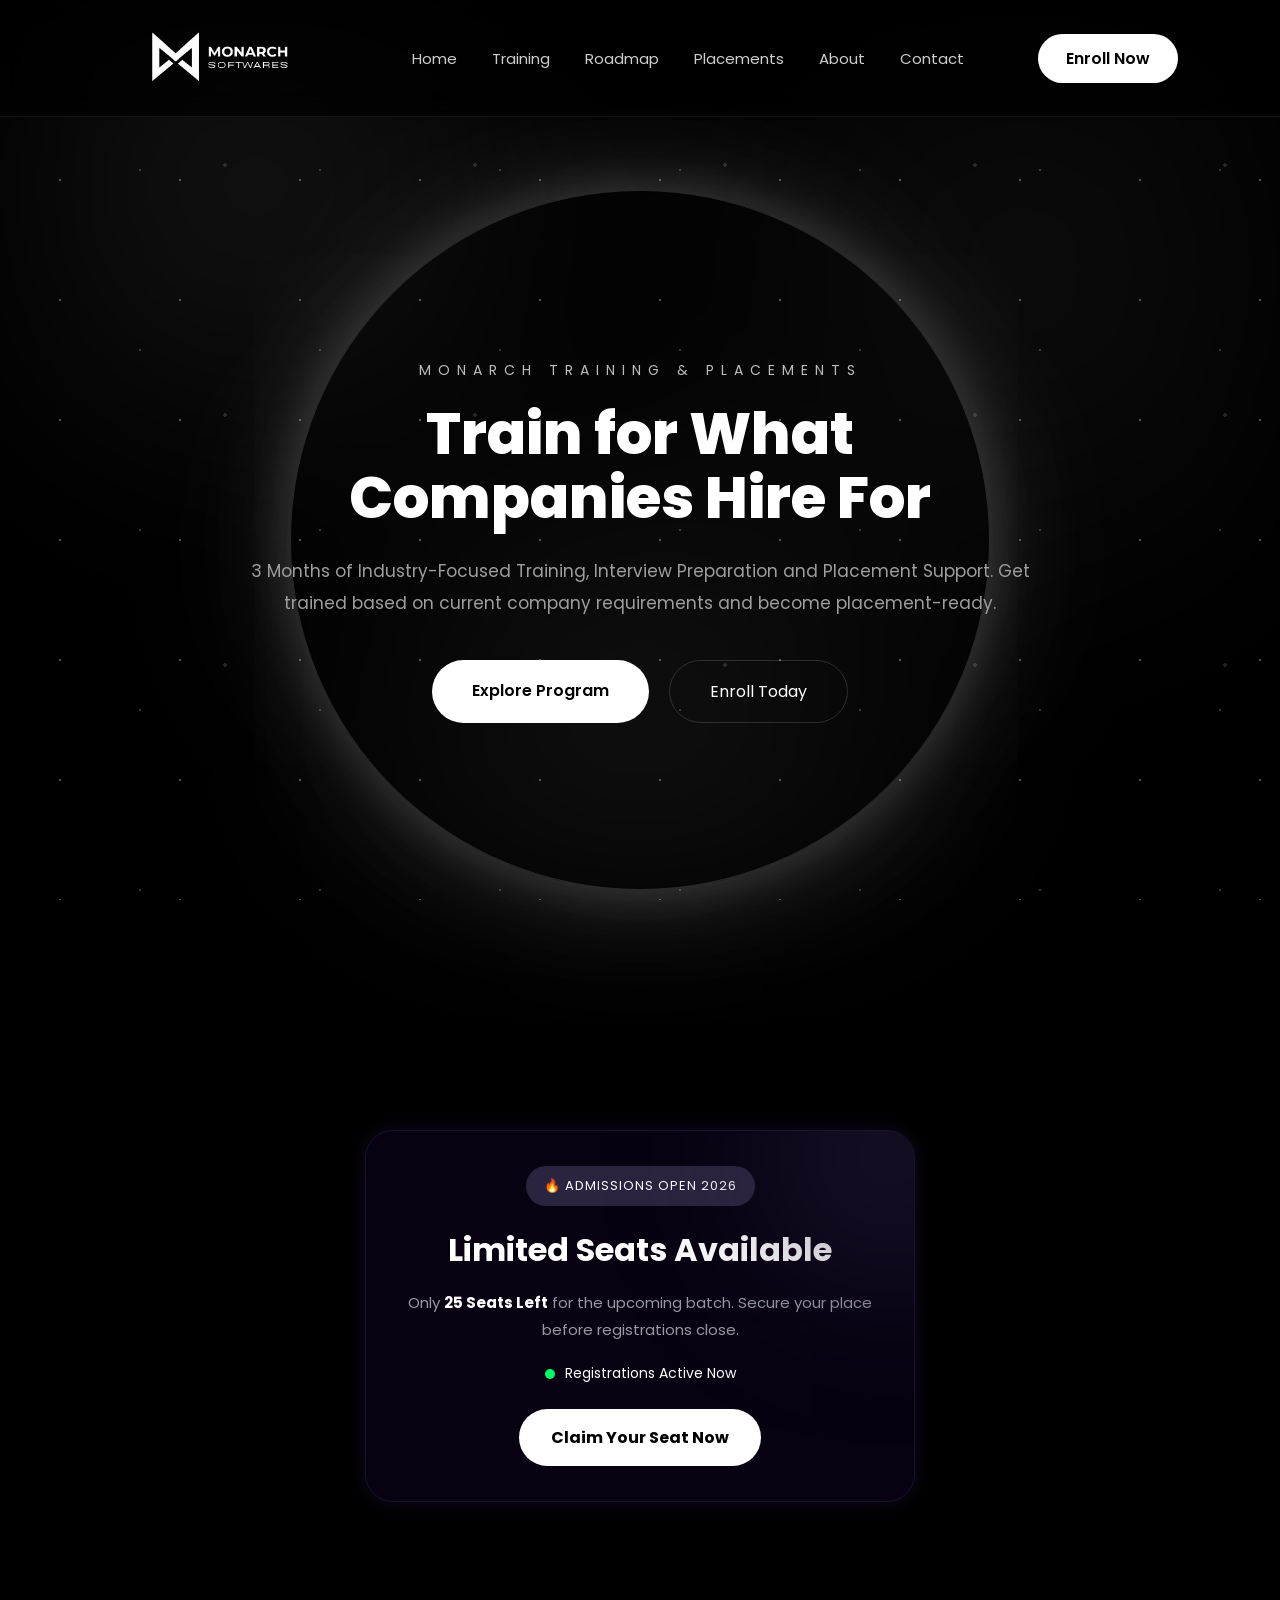
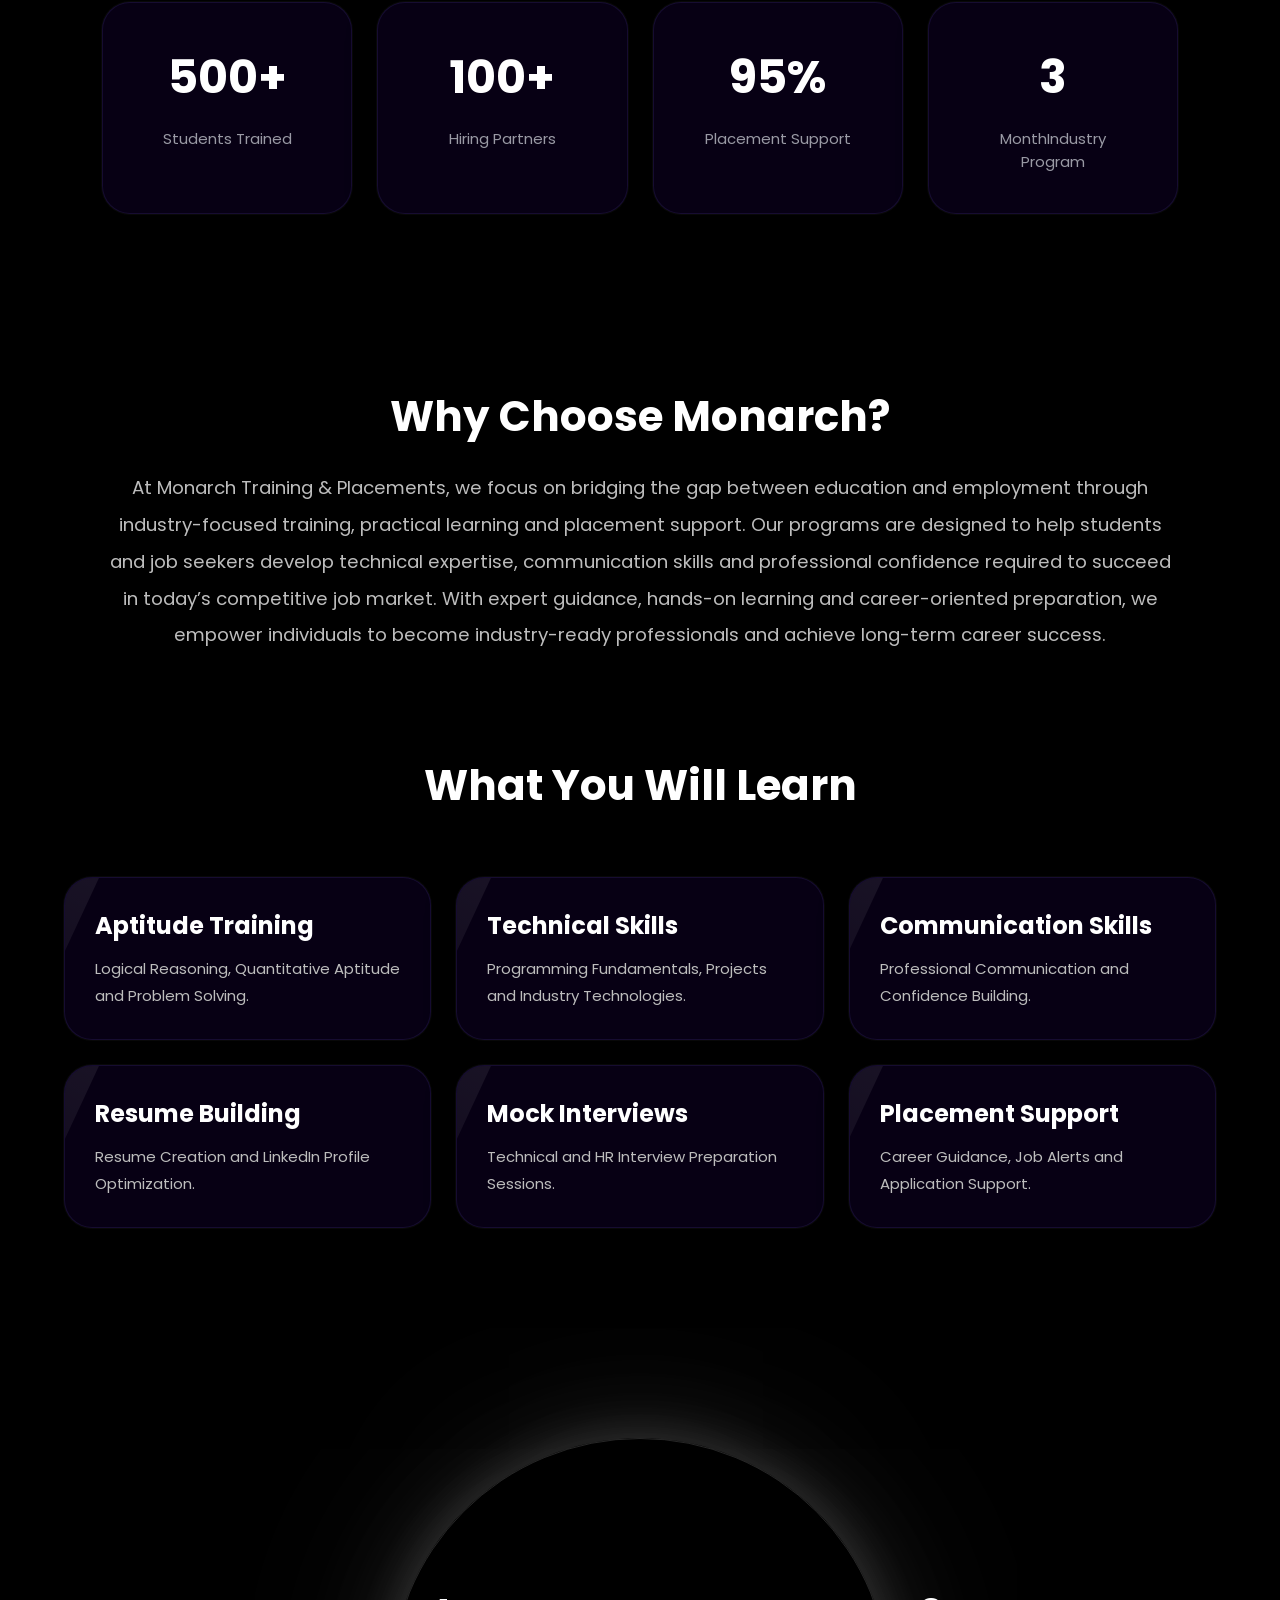
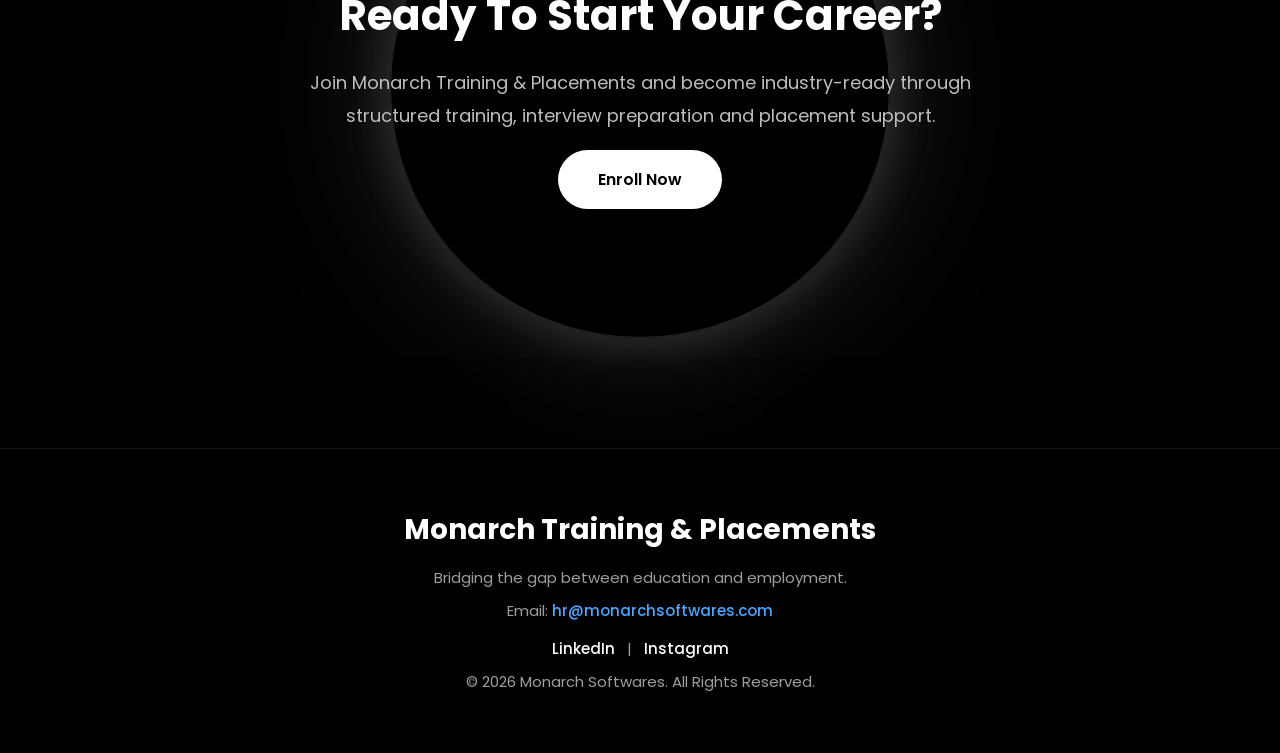
<file: index.html>
<!DOCTYPE html>
<html lang="en">
<head>
<meta charset="UTF-8">
<meta name="viewport" content="width=device-width, initial-scale=1.0">

<title>Monarch Training & Placements</title>

<link rel="preconnect" href="https://fonts.googleapis.com">
<link href="https://fonts.googleapis.com/css2?family=Poppins:wght@300;400;500;600;700;800&display=swap" rel="stylesheet">

<link rel="stylesheet" href="style.css">

</head>
<script>
const glow = document.querySelector('.cursor-glow');

let mouseX = window.innerWidth / 2;
let mouseY = window.innerHeight / 2;

let currentX = mouseX;
let currentY = mouseY;

document.addEventListener('mousemove', (e) => {
    mouseX = e.clientX;
    mouseY = e.clientY;
});

function animateGlow(){

    currentX += (mouseX - currentX) * 0.08;
    currentY += (mouseY - currentY) * 0.08;

    glow.style.left = currentX + 'px';
    glow.style.top = currentY + 'px';

    requestAnimationFrame(animateGlow);
}

animateGlow();
</script>
<body>

<div class="cursor-glow"></div>

<!-- NAVBAR -->

<nav class="navbar">

    <div class="logo">
    <img src="./images/logo.png" >

    <div class="logo-text">
    </div>
</div>
    </div>

    <ul class="nav-links">
        <li><a href="index.html">Home</a></li>
        <li><a href="training.html">Training</a></li>
        <li><a href="roadmap.html">Roadmap</a></li>
        <li><a href="placement-support.html">Placements</a></li>
        <li><a href="about.html">About</a></li>
        <li><a href="contact.html">Contact</a></li>
        <!-- Mobile only -->
        <li class="mobile-enroll">
            <a href="contact.html">Enroll Now</a>
        </li>
    </ul>

    <a href="contact.html" class="enroll-btn">
        Enroll Now
    </a>
    <div class="menu-toggle">
    ☰
</div>

</nav>

<!-- HERO SECTION -->

<section class="hero">

    <div class="glow-circle"></div>

    <div class="hero-content">

        <span class="subtitle">
            MONARCH TRAINING & PLACEMENTS
        </span>

        <h1>
            Train for What <br>
            Companies Hire For
        </h1>

        <p>
            3 Months of Industry-Focused Training,
            Interview Preparation and Placement Support.
            Get trained based on current company requirements
            and become placement-ready.
        </p>

        <div class="hero-buttons">

            <a href="training.html" class="primary-btn">
                Explore Program
            </a>

            <a href="contact.html" class="secondary-btn">
                Enroll Today
            </a>

        </div>

    </div>

</section>
<div class="admission-banner">

    <div class="banner-glow"></div>

    <div class="banner-badge">
        🔥 ADMISSIONS OPEN 2026
    </div>

    <h3>
        Limited Seats Available
    </h3>

    <p>
        Only <span class="highlight">25 Seats Left</span>
        for the upcoming batch.
        Secure your place before registrations close.
    </p>

    <div class="live-indicator">
        <span></span>
        Registrations Active Now
    </div>

    <a href="contact.html" class="banner-btn">
         Claim Your Seat Now
    </a>

</div>
<!-- STATS -->

<section class="stats">

    <div class="stat-card">
        <h2>500+</h2>
        <p>Students Trained</p>
    </div>

    <div class="stat-card">
        <h2>100+</h2>
        <p>Hiring Partners</p>
    </div>

    <div class="stat-card">
        <h2>95%</h2>
        <p>Placement Support</p>
    </div>

    <div class="stat-card">
        <h2>3</h2>
        <p>MonthIndustry Program</p>
    </div>

</section>

<section class="why-monarch">

    <h2>Why Choose Monarch?</h2>

    <p>
        At Monarch Training & Placements, we focus on bridging the gap
        between education and employment through industry-focused training,
        practical learning and placement support. Our programs are designed
        to help students and job seekers develop technical expertise,
        communication skills and professional confidence required to succeed
        in today’s competitive job market. With expert guidance, hands-on
        learning and career-oriented preparation, we empower individuals to
        become industry-ready professionals and achieve long-term career success.
    </p>

</section>

<section class="training-modules">

    <h2>What You Will Learn</h2>

    <div class="modules-grid">

        <div class="module-box">
            <h3>Aptitude Training</h3>
            <p>Logical Reasoning, Quantitative Aptitude and Problem Solving.</p>
        </div>

        <div class="module-box">
            <h3>Technical Skills</h3>
            <p>Programming Fundamentals, Projects and Industry Technologies.</p>
        </div>

        <div class="module-box">
            <h3>Communication Skills</h3>
            <p>Professional Communication and Confidence Building.</p>
        </div>

        <div class="module-box">
            <h3>Resume Building</h3>
            <p>Resume Creation and LinkedIn Profile Optimization.</p>
        </div>

        <div class="module-box">
            <h3>Mock Interviews</h3>
            <p>Technical and HR Interview Preparation Sessions.</p>
        </div>

        <div class="module-box">
            <h3>Placement Support</h3>
            <p>Career Guidance, Job Alerts and Application Support.</p>
        </div>

    </div>

</section>

<!-- CTA -->

<section class="cta">

    <div class="cta-circle"></div>

    <div class="cta-content">

        <h2>
            Ready To Start Your Career?
        </h2>

        <p>
            Join Monarch Training & Placements and
            become industry-ready through structured
            training, interview preparation and placement support.
        </p>

        <a href="contact.html" class="cta-btn">
            Enroll Now
        </a>

    </div>

</section>

<!-- FOOTER -->
 
<footer>

    <h3>
        Monarch Training & Placements
    </h3>

    <p>
        Bridging the gap between education and employment.
    </p>

    <p>
        Email:
        <a href="https://mail.google.com/mail/?view=cm&fs=1&to=hr@monarchsoftwares.com" target="_blank">
            hr@monarchsoftwares.com
        </a>
    </p>

    <p class="social-links">
        <a href="https://www.linkedin.com/company/monarch-placements/" target="_blank">
            LinkedIn
        </a>
        |
        <a href="https://www.instagram.com/monarchplacements?igsh=MWZpbWgyeWJ4cno0NA==" target="_blank">
            Instagram
        </a>
    </p>

    <p>
        © 2026 Monarch Softwares.
        All Rights Reserved.
    </p>

</footer>

<script src="script.js"></script>

</body>
</html>
</file>
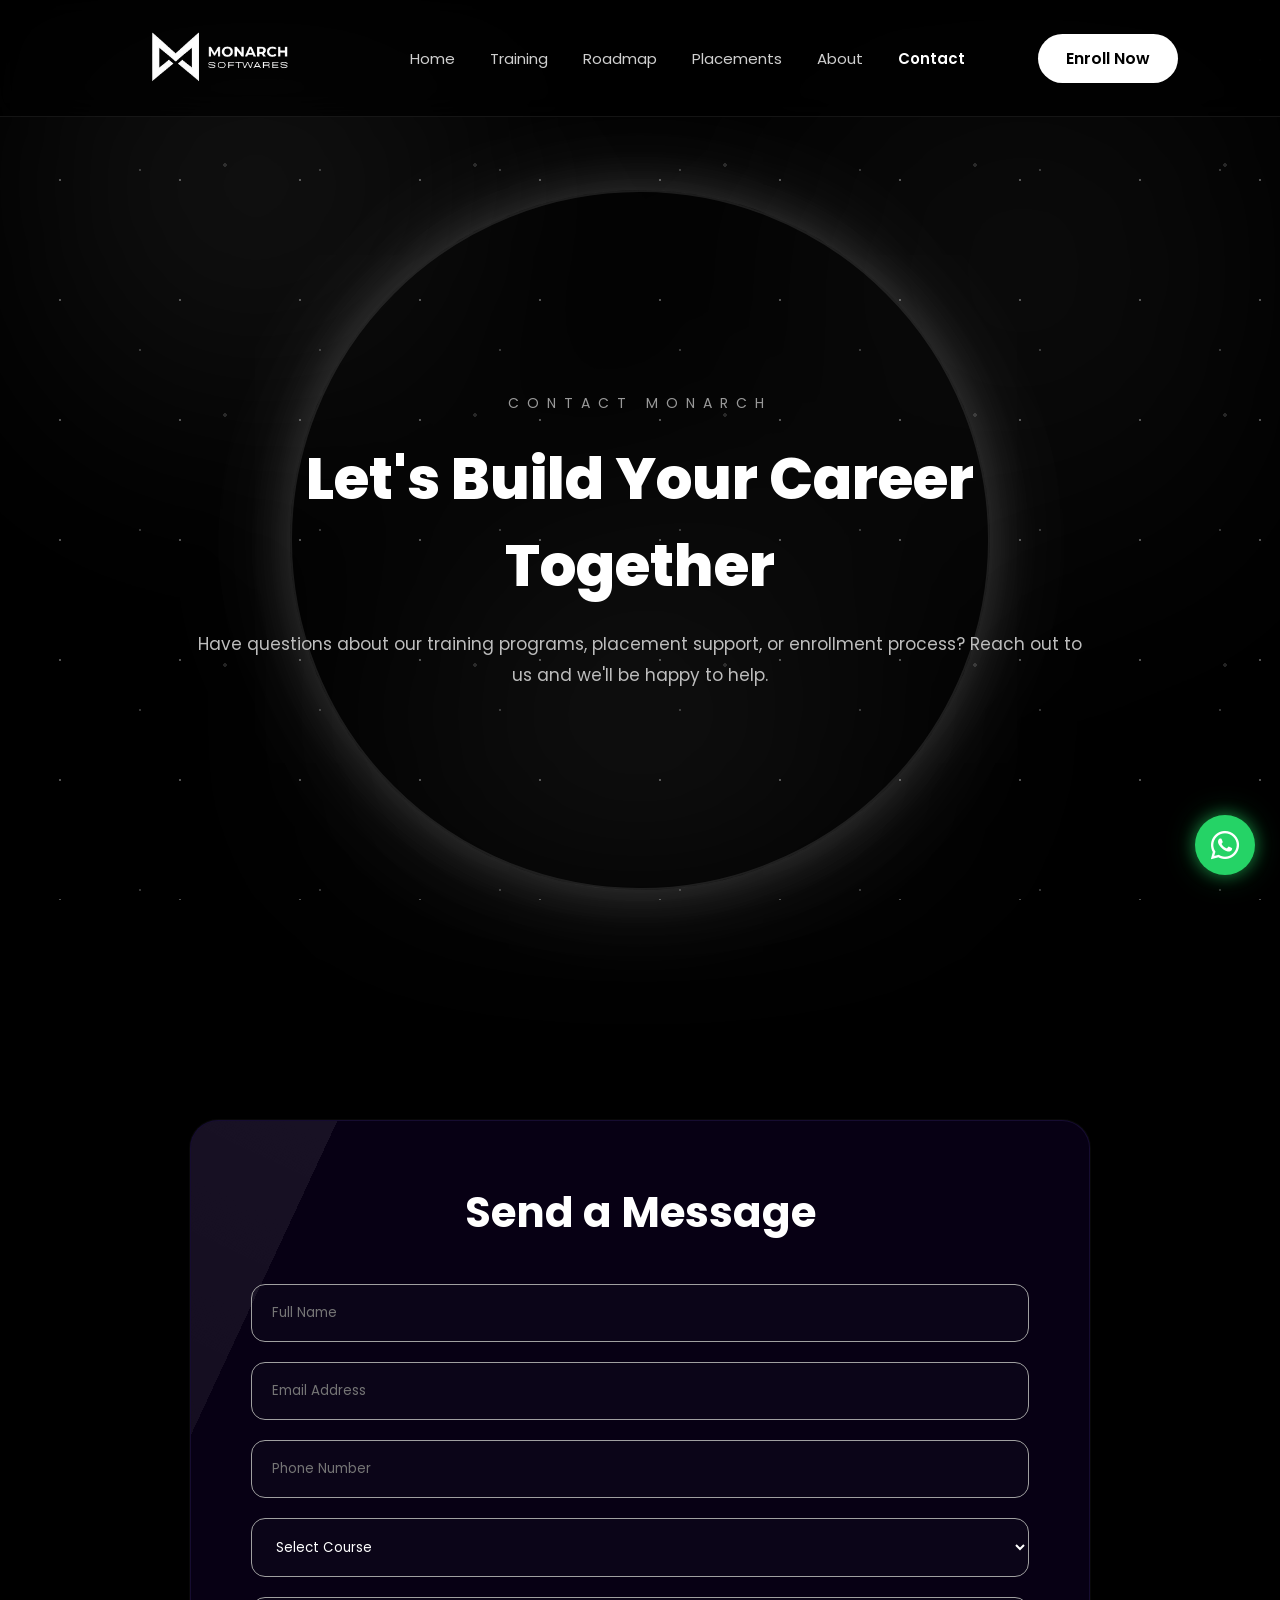
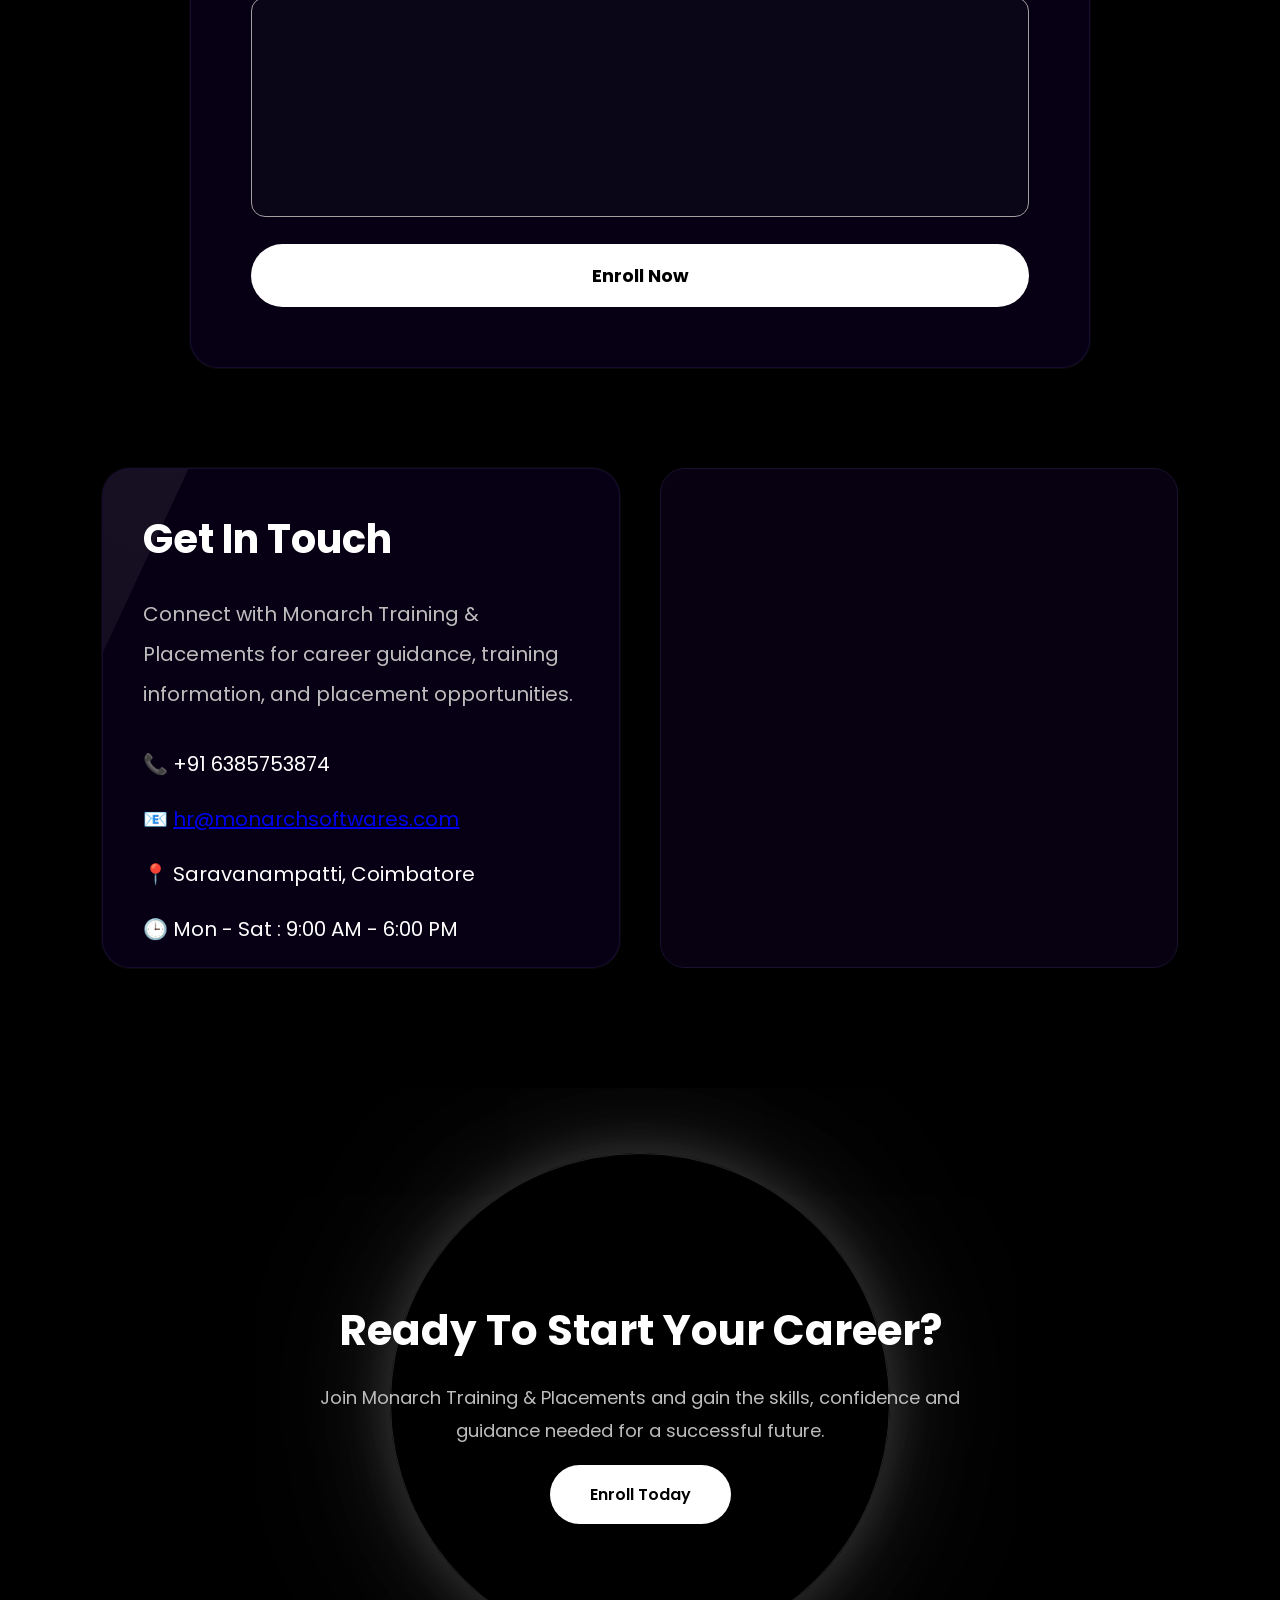
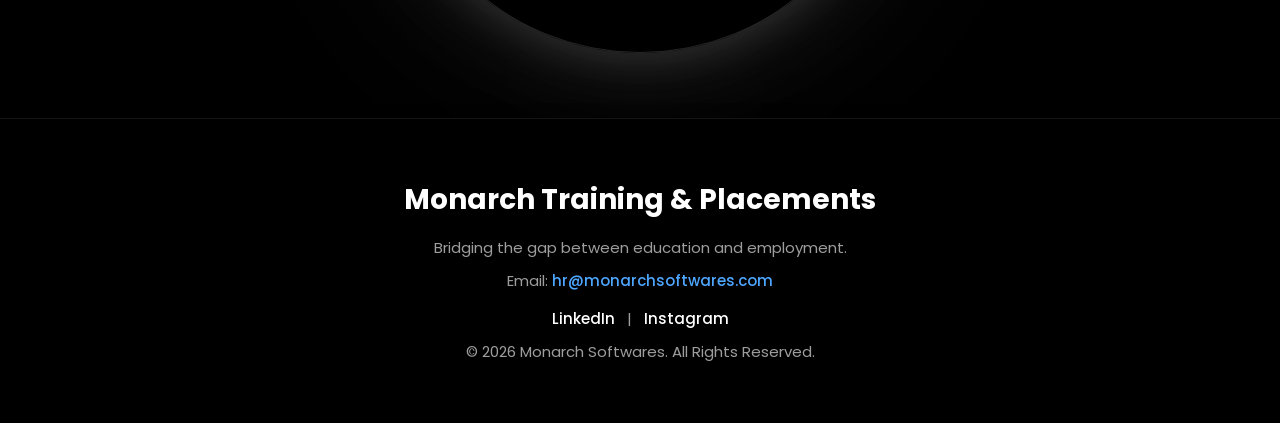
<file: contact.html>
<!DOCTYPE html>
<html lang="en">
<head>
<meta charset="UTF-8">
<meta name="viewport" content="width=device-width, initial-scale=1.0">

<title>Contact Us | Monarch Training & Placements</title>

<link rel="preconnect" href="https://fonts.googleapis.com">
<link href="https://fonts.googleapis.com/css2?family=Poppins:wght@300;400;500;600;700;800&display=swap" rel="stylesheet">
<link rel="stylesheet"
href="https://cdnjs.cloudflare.com/ajax/libs/font-awesome/6.5.1/css/all.min.css">

<link rel="stylesheet" href="style.css">
</head>

<body>

<!-- NAVBAR -->

<nav class="navbar">

    <div class="logo">
    <img src="./images/logo.png" >

    <div class="logo-text">
    </div>
</div>
    <ul class="nav-links">
        <li><a href="index.html">Home</a></li>
        <li><a href="training.html">Training</a></li>
        <li><a href="roadmap.html">Roadmap</a></li>
        <li><a href="placement-support.html">Placements</a></li>
        <li><a href="about.html">About</a></li>
        <li><a href="contact.html" class="active">Contact</a></li>
        <!-- Mobile only -->
        <li class="mobile-enroll">
            <a href="contact.html">Enroll Now</a>
        </li>
    </ul>

    <a href="#" class="enroll-btn">Enroll Now</a>
    <div class="menu-toggle">
    ☰
</div>

</nav>

<!-- HERO SECTION -->
<!-- HERO -->

<section class="contact-hero">

    <div class="contact-circle"></div>

    <div class="contact-content">

        <span>CONTACT MONARCH</span>

        <h1>Let's Build Your Career Together</h1>

        <p>
            Have questions about our training programs,
            placement support, or enrollment process?
            Reach out to us and we'll be happy to help.
        </p>

    </div>

</section>


<!-- SEND MESSAGE -->

<section class="contact-form-section">

    <div class="contact-form">

        <h2>Send a Message</h2>

        <form action="https://formsubmit.co/ placements.monarch@gmail.com" method="POST">

            <input type="hidden" name="_subject" value="New Student Enrollment">
            <input type="hidden" name="_captcha" value="false">

            <div class="form-group">
                <input type="text" name="name" placeholder="Full Name" required>
            </div>

            <div class="form-group">
                <input type="email" name="email" placeholder="Email Address" required>
            </div>

            <div class="form-group">
                <input type="tel" name="phone" placeholder="Phone Number" required>
            </div>

            <div class="form-group">
                <select name="course" required>

                    <option value="">Select Course</option>
                    <option>Full Stack Development</option>
                    <option>Python Development</option>
                    <option>Java Development</option>
                    <option>Data Analytics</option>
                    <option>UI/UX Design</option>
                    <option>Software Testing</option>
                    <option>Cloud Computing</option>
                    <option>Placement Training</option>

                </select>
            </div>

            <div class="form-group">
                <textarea
                name="message"
                placeholder="Tell us about your career goals">
                </textarea>
            </div>

            <button type="submit" class="submit-btn">
                Enroll Now
            </button>

        </form>

    </div>

</section>


<!-- CONTACT + MAP -->

<section class="contact-info-map">

    <!-- GET IN TOUCH -->

    <div class="contact-info">

        <h2>Get In Touch</h2>

        <p>
            Connect with Monarch Training & Placements
            for career guidance, training information,
            and placement opportunities.
        </p>

        <div class="contact-details">

            <div>📞 +91  6385753874</div>

            <div>📧 
<a href="https://mail.google.com/mail/?view=cm&fs=1&to=hr@monarchsoftwares.com" target="_blank">
        hr@monarchsoftwares.com
    </a>
</div>

            <div>📍 Saravanampatti, Coimbatore</div>

            <div>🕒 Mon - Sat : 9:00 AM - 6:00 PM</div>

        </div>

    </div>

    <!-- MAP -->

    <div class="map-box">

        <iframe
        src="https://maps.google.com/maps?q=Saravanampatti,Coimbatore&t=&z=13&ie=UTF8&iwloc=&output=embed"
        loading="lazy">
        </iframe>

    </div>

</section>


<!-- CTA -->

<section class="about-cta">

    <div class="cta-circle"></div>

    <div class="cta-content">

        <h2>Ready To Start Your Career?</h2>

        <p>
            Join Monarch Training & Placements and gain
            the skills, confidence and guidance needed
            for a successful future.
        </p>

        <a href="#" class="cta-btn">
            Enroll Today
        </a>

    </div>

</section>


<!-- WHATSAPP -->

<a href="https://wa.me/6385753874"
class="whatsapp-btn"
target="_blank">

    <i class="fab fa-whatsapp"></i>

</a>


<!-- FOOTER -->

<footer>

    <h3>
        Monarch Training & Placements
    </h3>

    <p>
        Bridging the gap between education and employment.
    </p>

    <p>
        Email:
        <a href="https://mail.google.com/mail/?view=cm&fs=1&to=hr@monarchsoftwares.com" target="_blank">
            hr@monarchsoftwares.com
        </a>
    </p>

    <p class="social-links">
        <a href="https://www.linkedin.com/company/monarch-placements/" target="_blank">
            LinkedIn
        </a>
        |
        <a href="https://www.instagram.com/monarchplacements?igsh=MWZpbWgyeWJ4cno0NA==" target="_blank">
            Instagram
        </a>
    </p>

    <p>
        © 2026 Monarch Softwares.
        All Rights Reserved.
    </p>

</footer>
<script src="script.js"></script>
</body>
</html>
</file>
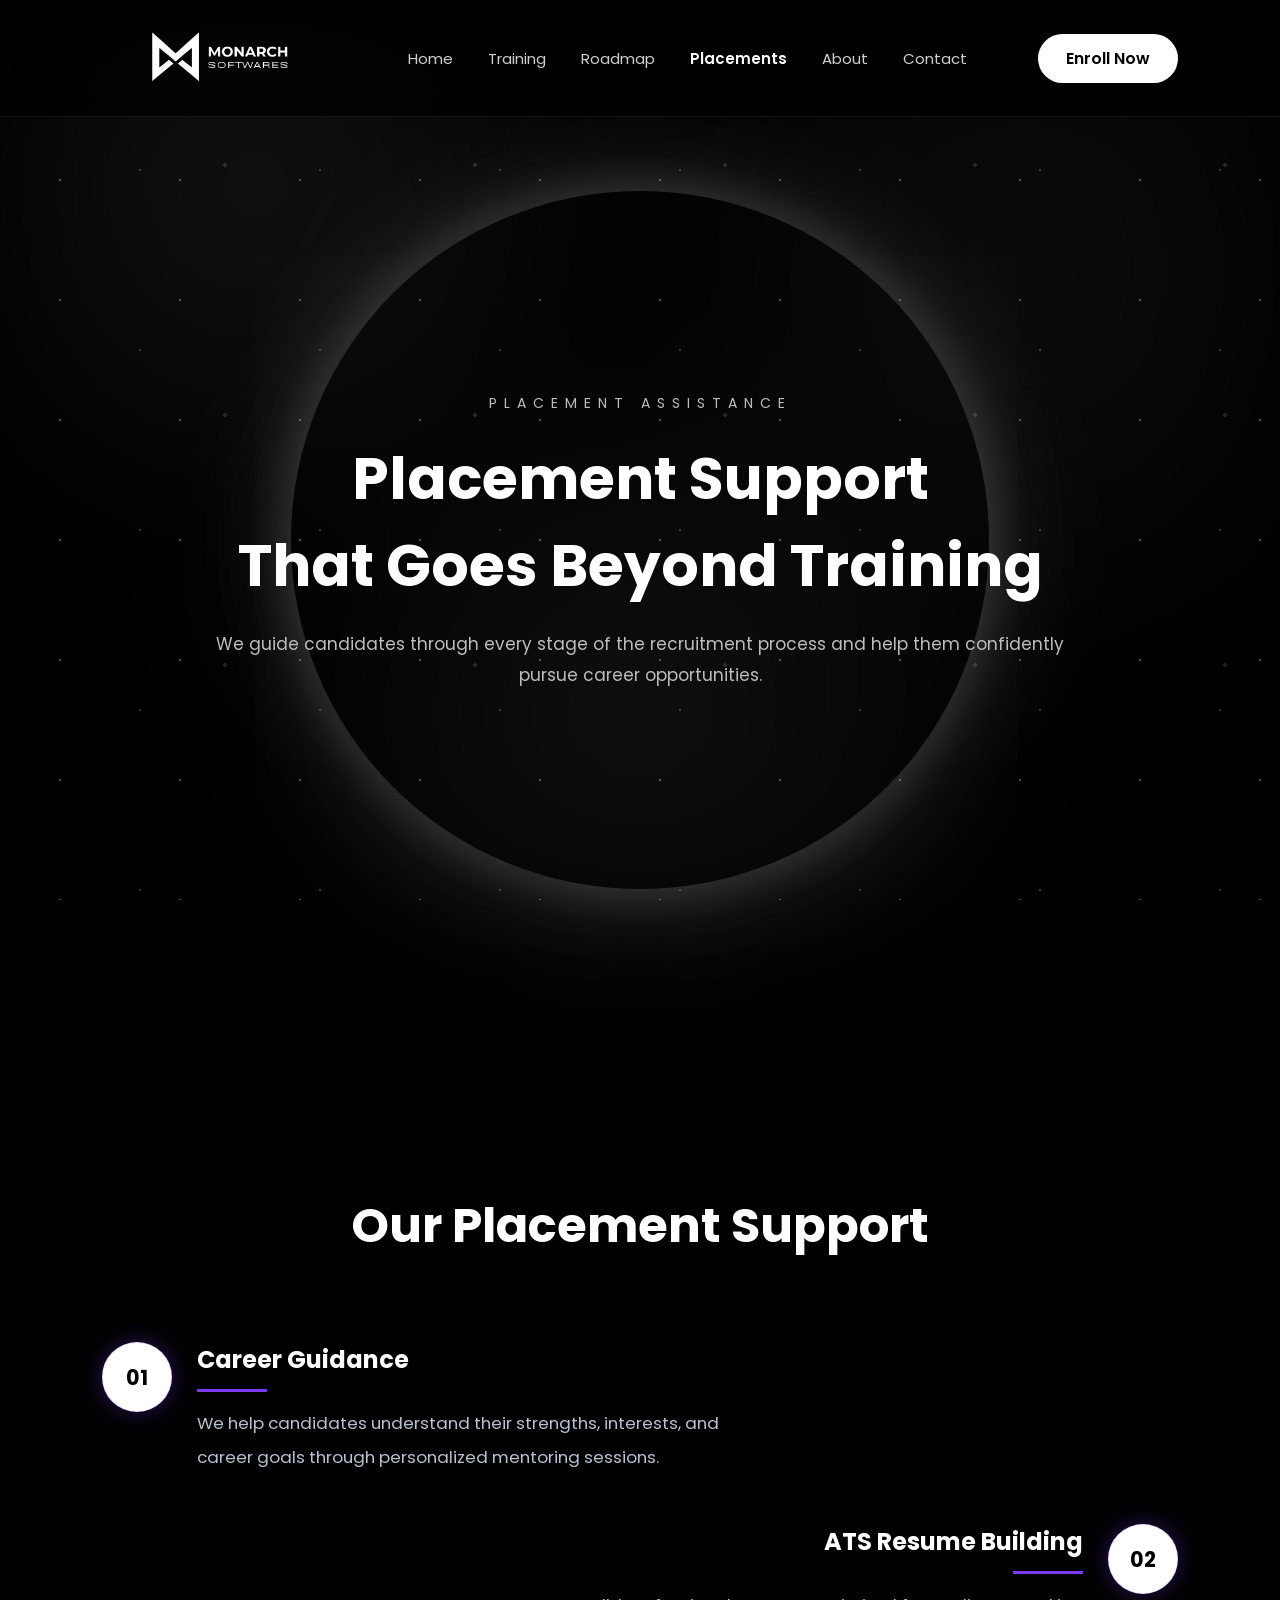
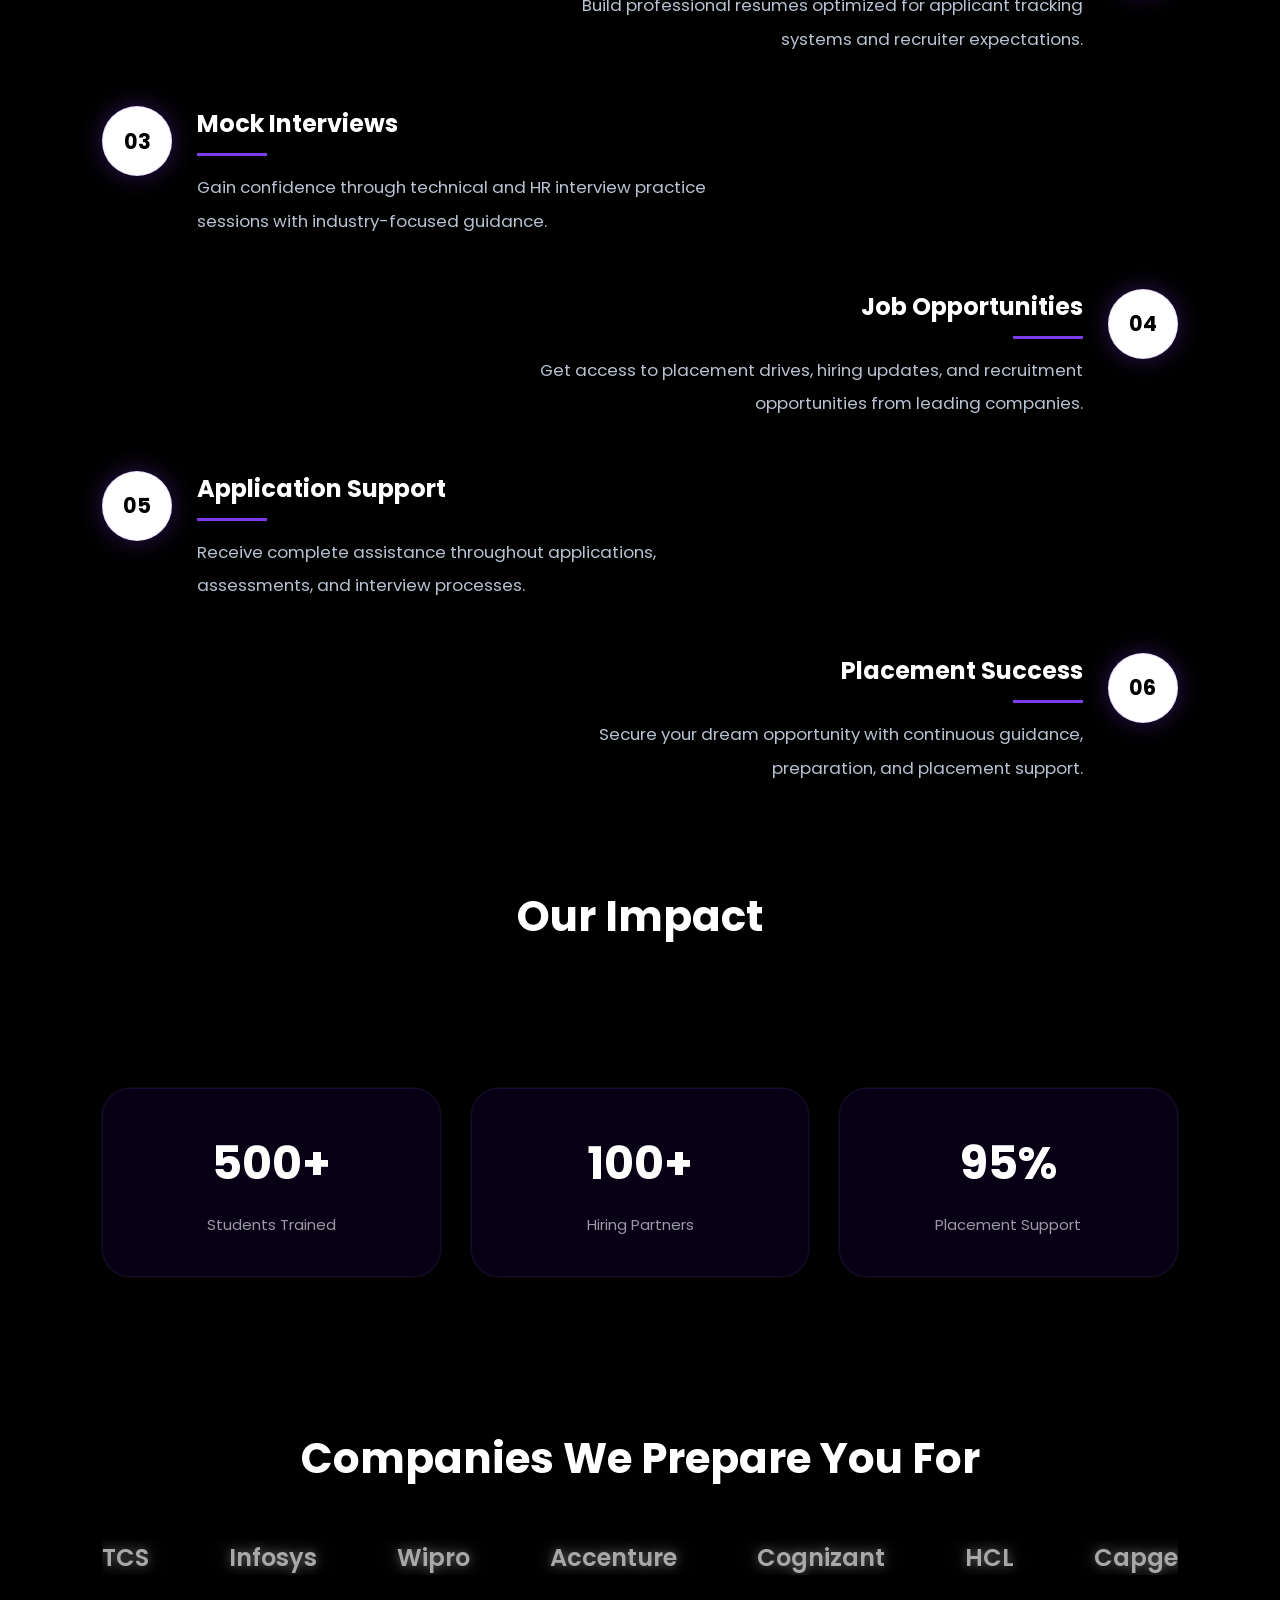
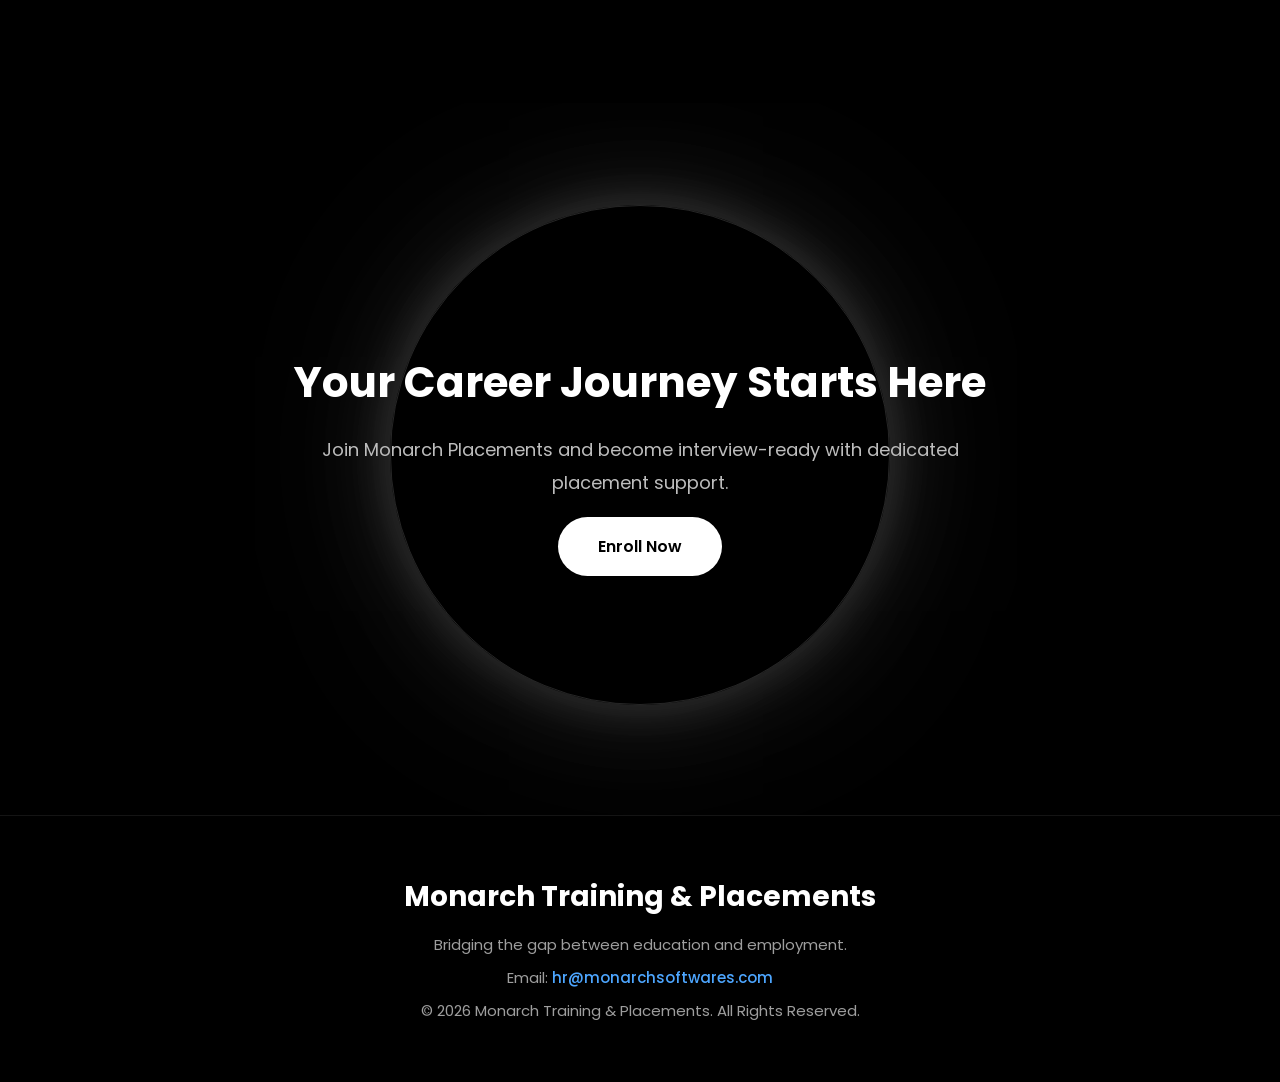
<file: Placement-support.html>
<!DOCTYPE html>
<html lang="en">

<head>

    <meta charset="UTF-8">
    <meta name="viewport" content="width=device-width, initial-scale=1.0">

    <title>Placement Support | Monarch Placements</title>

    <link href="https://fonts.googleapis.com/css2?family=Poppins:wght@300;400;500;600;700;800&display=swap" rel="stylesheet">

    <link rel="stylesheet" href="style.css">

</head>

<body>

    <!-- NAVBAR -->

    <nav class="navbar">

       <div class="logo">
    <img src="./images/logo.png" >

    <div class="logo-text">
    </div>
</div>
<div class="menu-toggle">
    ☰
</div>
        <ul class="nav-links">

            <li><a href="index.html">Home</a></li>

            <li><a href="training.html">Training</a></li>

            <li><a href="roadmap.html">Roadmap</a></li>

            <li><a href="placement-support.html" class="active">Placements</a></li>

            <li><a href="about.html">About</a></li>

            <li><a href="contact.html">Contact</a></li>

        </ul>

        <a href="contact.html" class="enroll-btn">
            Enroll Now
        </a>

    </nav>

    <!-- HERO SECTION -->

    <section class="placement-hero">

        <div class="glow-circle"></div>

        <div class="placement-content">

            <span class="subtitle">
                PLACEMENT ASSISTANCE
            </span>

            <h1>
                Placement Support <br>
                That Goes Beyond Training
            </h1>

            <p>
                We guide candidates through every stage
                of the recruitment process and help them
                confidently pursue career opportunities.
            </p>

        </div>

    </section>

    <!-- PLACEMENT PROCESS -->

    <section class="placement-journey">

    <div class="section-heading">
        <h2>Our Placement Support</h2>
    </div>

    <!-- 01 -->
    <div class="journey-item">
        <div class="step-circle">01</div>

        <div class="journey-content">
            <h3>Career Guidance</h3>
            <p>
                We help candidates understand their strengths, interests, and
                career goals through personalized mentoring sessions.
            </p>
        </div>
    </div>

    <!-- 02 -->
    <div class="journey-item right">
        <div class="step-circle">02</div>

        <div class="journey-content">
            <h3>ATS Resume Building</h3>
            <p>
                Build professional resumes optimized for applicant tracking
                systems and recruiter expectations.
            </p>
        </div>
    </div>

    <!-- 03 -->
    <div class="journey-item">
        <div class="step-circle">03</div>

        <div class="journey-content">
            <h3>Mock Interviews</h3>
            <p>
                Gain confidence through technical and HR interview practice
                sessions with industry-focused guidance.
            </p>
        </div>
    </div>

    <!-- 04 -->
    <div class="journey-item right">
        <div class="step-circle">04</div>

        <div class="journey-content">
            <h3>Job Opportunities</h3>
            <p>
                Get access to placement drives, hiring updates, and
                recruitment opportunities from leading companies.
            </p>
        </div>
    </div>

    <!-- 05 -->
    <div class="journey-item">
        <div class="step-circle">05</div>

        <div class="journey-content">
            <h3>Application Support</h3>
            <p>
                Receive complete assistance throughout applications,
                assessments, and interview processes.
            </p>
        </div>
    </div>

    <!-- 06 -->
    <div class="journey-item right">
        <div class="step-circle">06</div>

        <div class="journey-content">
            <h3>Placement Success</h3>
            <p>
                Secure your dream opportunity with continuous guidance,
                preparation, and placement support.
            </p>
        </div>
    </div>

</section>

    <!-- STATS -->

    <section class="placement-stats">

    <h2 class="impact-heading">Our Impact</h2>

    <div class="stats-grid">

            <div class="stat-card">

                <h2>500+</h2>

                <p>Students Trained</p>

            </div>

            <div class="stat-card">

                <h2>100+</h2>

                <p>Hiring Partners</p>

            </div>

            <div class="stat-card">

                <h2>95%</h2>

                <p>Placement Support</p>

            </div>

        </div>

    </section>

    <!-- COMPANIES -->
     <section class="companies">
        <h2>Companies We Prepare You For</h2>
        <div class="logo-slider">
    <div class="logo-track">

        <span>TCS</span>
        <span>Infosys</span>
        <span>Wipro</span>
        <span>Accenture</span>
        <span>Cognizant</span>
        <span>HCL</span>
        <span>Capgemini</span>

        <!-- Duplicate -->
        <span>TCS</span>
        <span>Infosys</span>
        <span>Wipro</span>
        <span>Accenture</span>
        <span>Cognizant</span>
        <span>HCL</span>
        <span>Capgemini</span>

    </div>
</div>

</section>

        </div>

    </section>

    <!-- CTA -->

    <section class="cta">

        <div class="cta-circle"></div>

        <div class="cta-content">

            <h2>
                Your Career Journey Starts Here
            </h2>

            <p>
                Join Monarch Placements and
                become interview-ready with
                dedicated placement support.
            </p>

            <a href="contact.html" class="cta-btn">
                Enroll Now
            </a>

        </div>

    </section>

    <!-- FOOTER -->

    <footer>

    <h3>
        Monarch Training & Placements
    </h3>

    <p>
        Bridging the gap between education and employment.
    </p>

    <p>
    Email:
    <a href="https://mail.google.com/mail/?view=cm&fs=1&to=hr@monarchsoftwares.com" target="_blank">
        hr@monarchsoftwares.com
    </a>
</p>

    <p>
        © 2026 Monarch Training & Placements.
        All Rights Reserved.
    </p>

</footer>
<script src="script.js"></script>

</body>

</html>
</file>
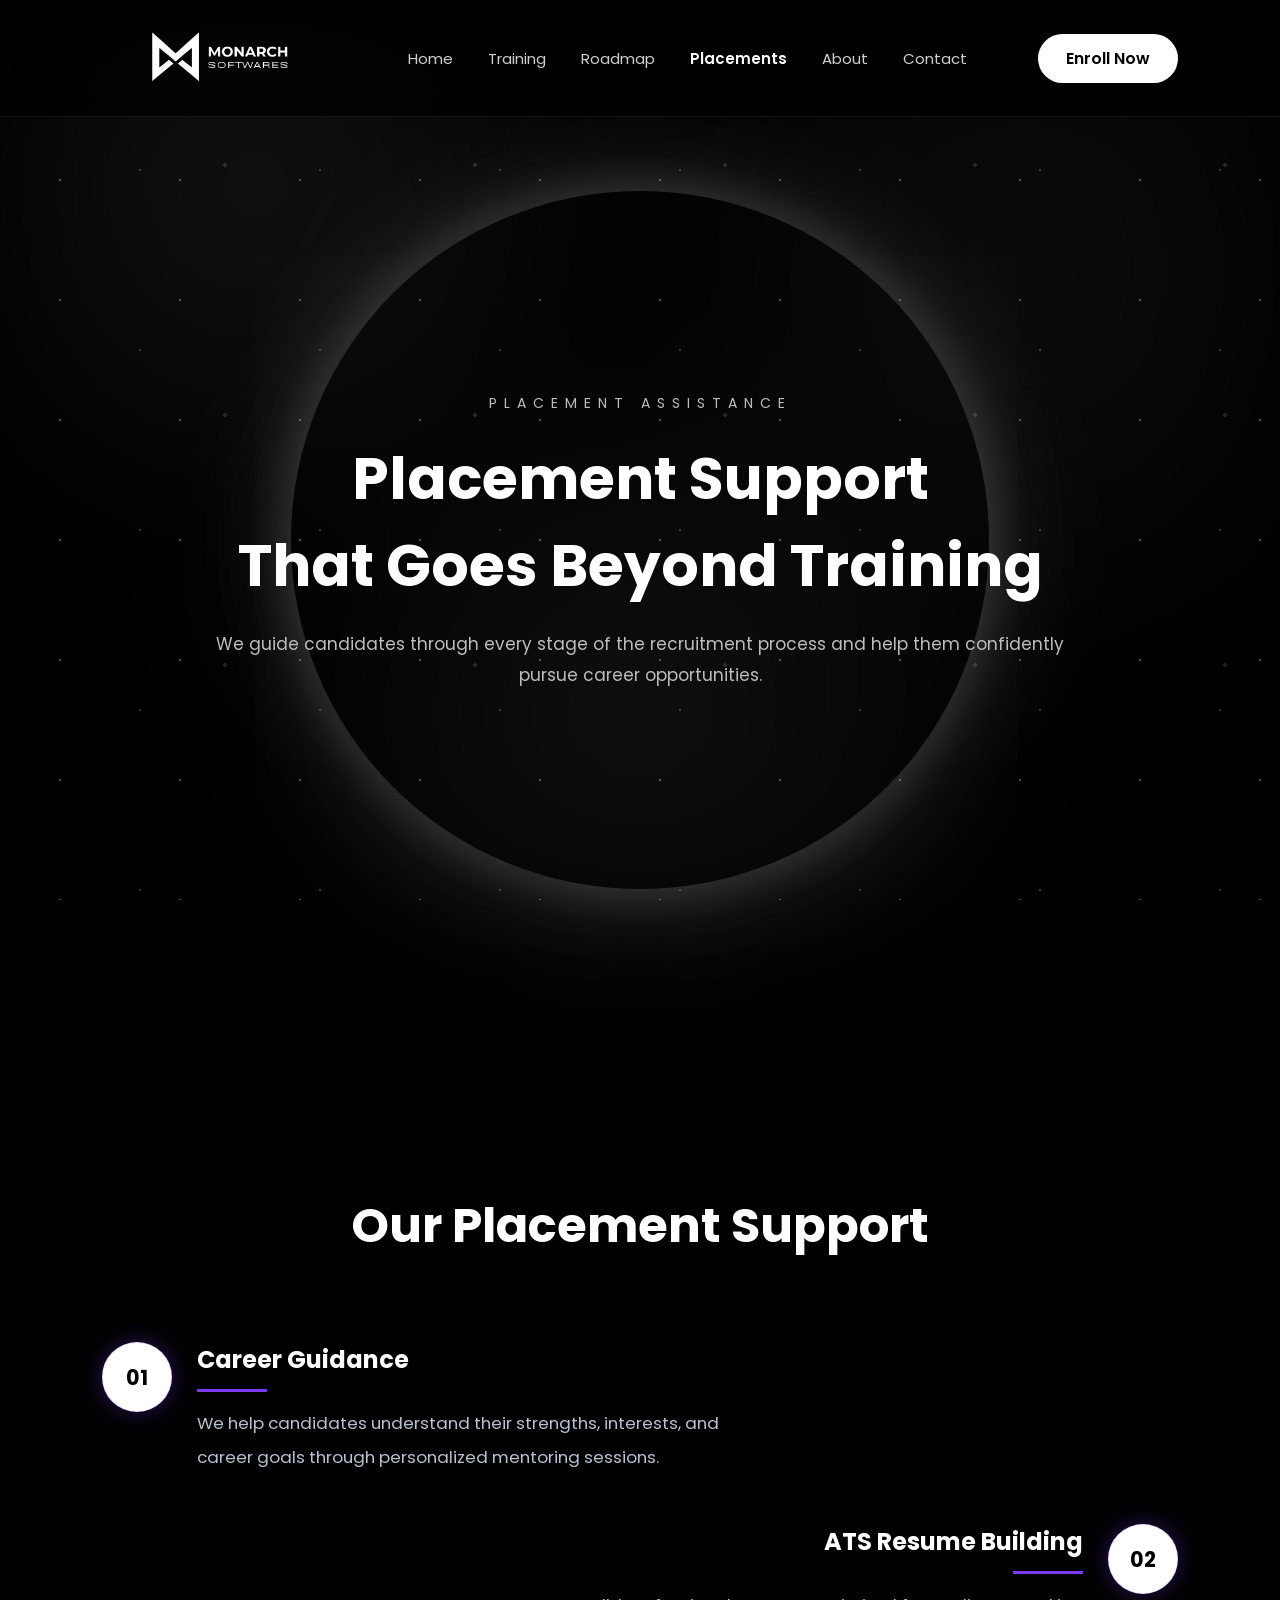
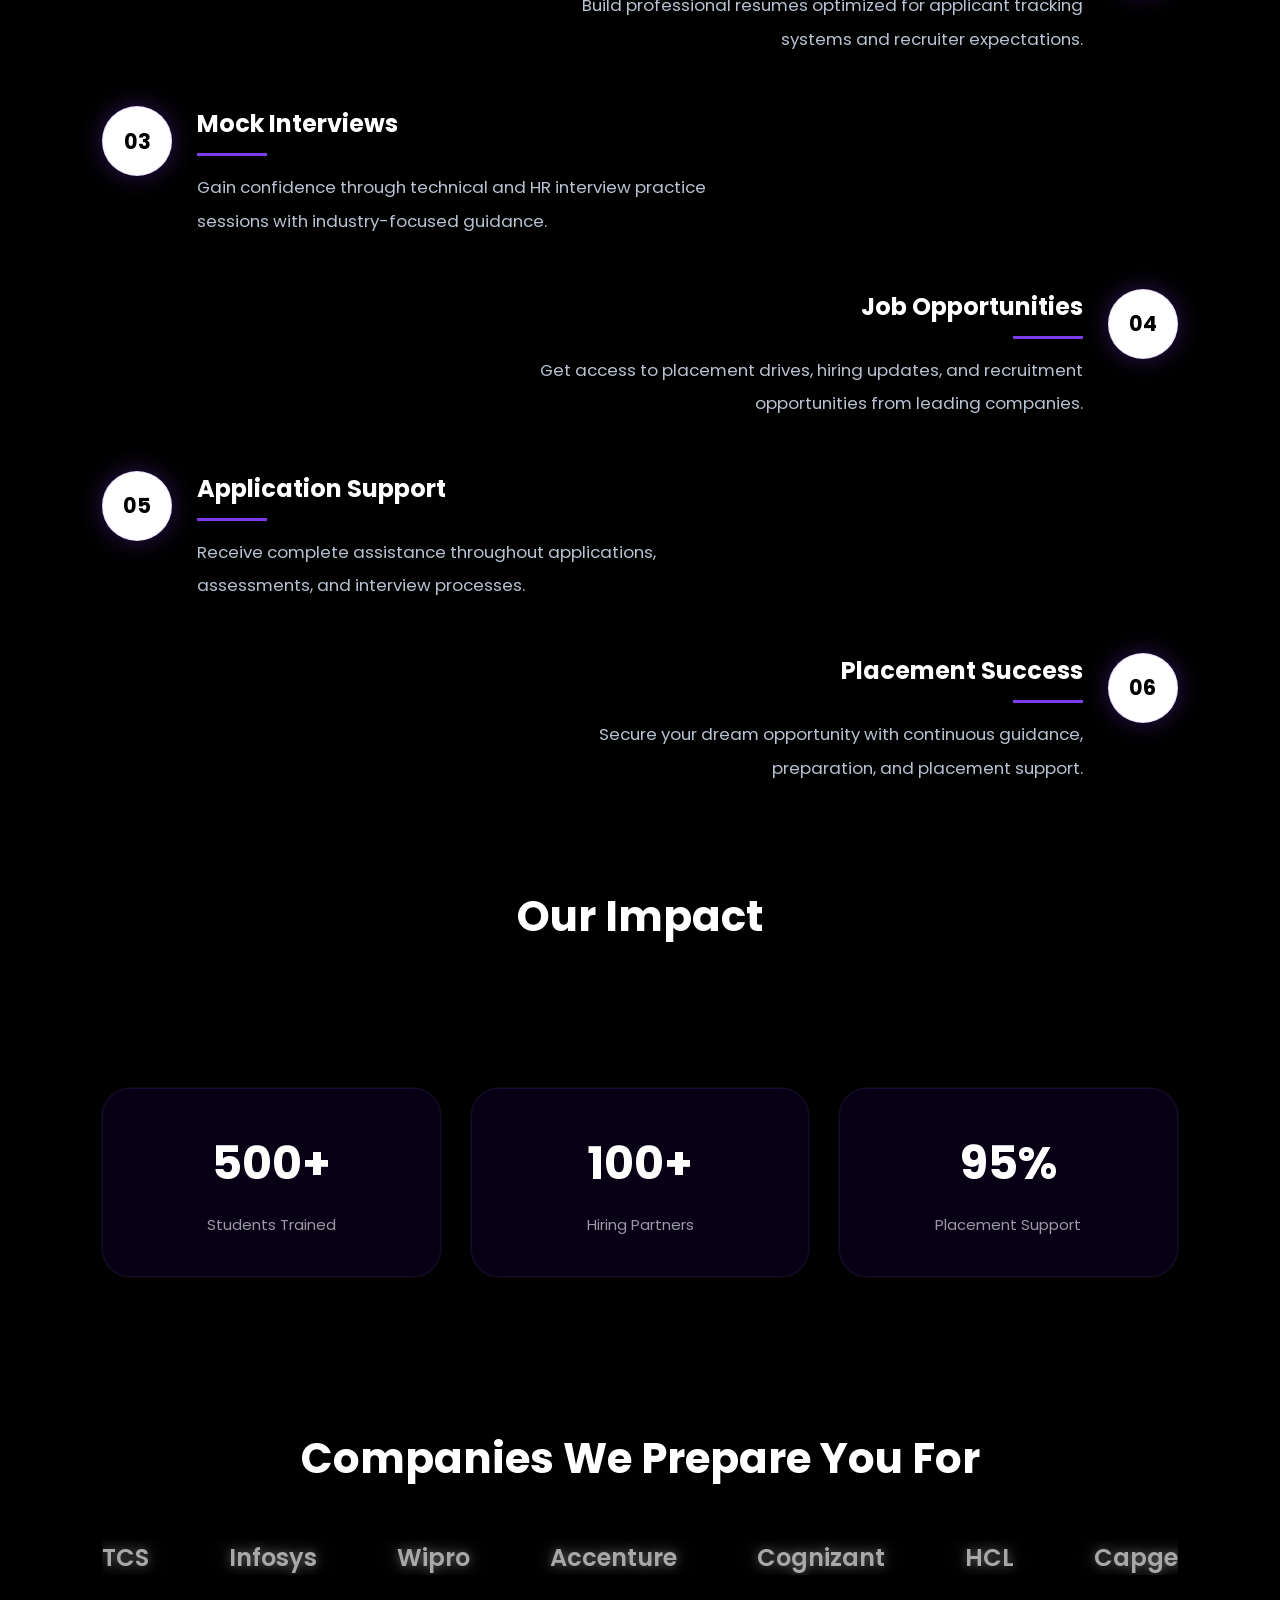
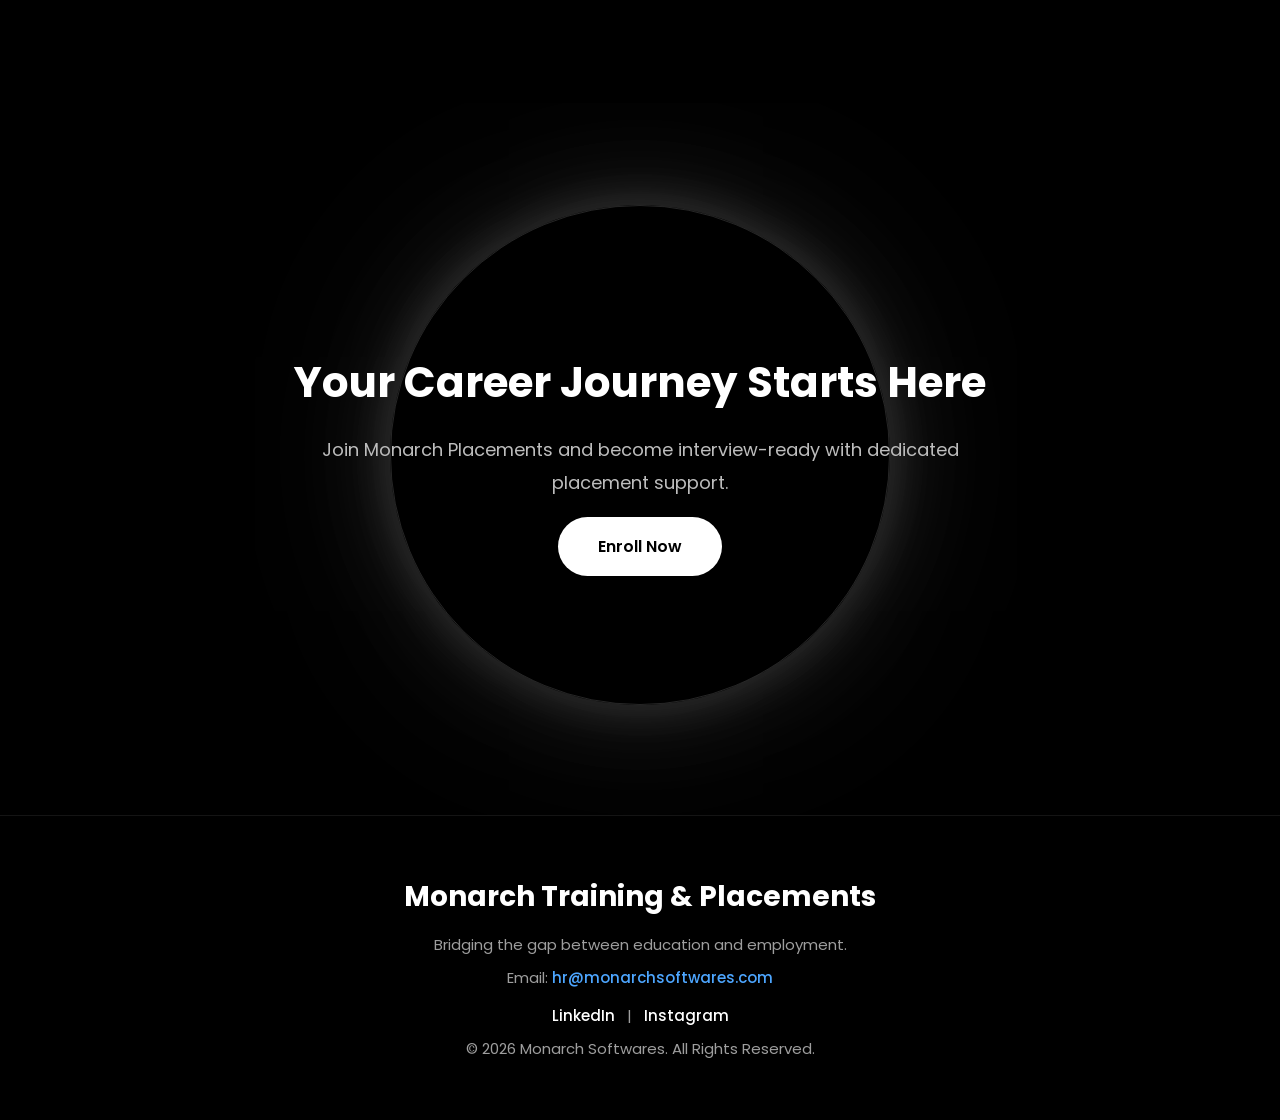
<file: placement-support.html>
<!DOCTYPE html>
<html lang="en">

<head>

    <meta charset="UTF-8">
    <meta name="viewport" content="width=device-width, initial-scale=1.0">

    <title>Placement Support | Monarch Placements</title>

    <link href="https://fonts.googleapis.com/css2?family=Poppins:wght@300;400;500;600;700;800&display=swap" rel="stylesheet">

    <link rel="stylesheet" href="style.css">

</head>

<body>

    <!-- NAVBAR -->

    <nav class="navbar">

       <div class="logo">
    <img src="./images/logo.png" >

    <div class="logo-text">
    </div>
</div>
        <ul class="nav-links">

            <li><a href="index.html">Home</a></li>

            <li><a href="training.html">Training</a></li>

            <li><a href="roadmap.html">Roadmap</a></li>

            <li><a href="placement-support.html" class="active">Placements</a></li>

            <li><a href="about.html">About</a></li>

            <li><a href="contact.html">Contact</a></li>
            <!-- Mobile only -->
        <li class="mobile-enroll">
            <a href="contact.html">Enroll Now</a>
        </li>

        </ul>

        <a href="contact.html" class="enroll-btn">
            Enroll Now
        </a>
        <div class="menu-toggle">
    ☰
</div>

    </nav>

    <!-- HERO SECTION -->

    <section class="placement-hero">

        <div class="glow-circle"></div>

        <div class="placement-content">

            <span class="subtitle">
                PLACEMENT ASSISTANCE
            </span>

            <h1>
                Placement Support <br>
                That Goes Beyond Training
            </h1>

            <p>
                We guide candidates through every stage
                of the recruitment process and help them
                confidently pursue career opportunities.
            </p>

        </div>

    </section>

    <!-- PLACEMENT PROCESS -->

    <section class="placement-journey">

    <div class="section-heading">
        <h2>Our Placement Support</h2>
    </div>

    <!-- 01 -->
    <div class="journey-item">
        <div class="step-circle">01</div>

        <div class="journey-content">
            <h3>Career Guidance</h3>
            <p>
                We help candidates understand their strengths, interests, and
                career goals through personalized mentoring sessions.
            </p>
        </div>
    </div>

    <!-- 02 -->
    <div class="journey-item right">
        <div class="step-circle">02</div>

        <div class="journey-content">
            <h3>ATS Resume Building</h3>
            <p>
                Build professional resumes optimized for applicant tracking
                systems and recruiter expectations.
            </p>
        </div>
    </div>

    <!-- 03 -->
    <div class="journey-item">
        <div class="step-circle">03</div>

        <div class="journey-content">
            <h3>Mock Interviews</h3>
            <p>
                Gain confidence through technical and HR interview practice
                sessions with industry-focused guidance.
            </p>
        </div>
    </div>

    <!-- 04 -->
    <div class="journey-item right">
        <div class="step-circle">04</div>

        <div class="journey-content">
            <h3>Job Opportunities</h3>
            <p>
                Get access to placement drives, hiring updates, and
                recruitment opportunities from leading companies.
            </p>
        </div>
    </div>

    <!-- 05 -->
    <div class="journey-item">
        <div class="step-circle">05</div>

        <div class="journey-content">
            <h3>Application Support</h3>
            <p>
                Receive complete assistance throughout applications,
                assessments, and interview processes.
            </p>
        </div>
    </div>

    <!-- 06 -->
    <div class="journey-item right">
        <div class="step-circle">06</div>

        <div class="journey-content">
            <h3>Placement Success</h3>
            <p>
                Secure your dream opportunity with continuous guidance,
                preparation, and placement support.
            </p>
        </div>
    </div>

</section>

    <!-- STATS -->

    <section class="placement-stats">

    <h2 class="impact-heading">Our Impact</h2>

    <div class="stats-grid">

            <div class="stat-card">

                <h2>500+</h2>

                <p>Students Trained</p>

            </div>

            <div class="stat-card">

                <h2>100+</h2>

                <p>Hiring Partners</p>

            </div>

            <div class="stat-card">

                <h2>95%</h2>

                <p>Placement Support</p>

            </div>

        </div>

    </section>

    <!-- COMPANIES -->
     <section class="companies">
        <h2>Companies We Prepare You For</h2>
        <div class="logo-slider">
    <div class="logo-track">

        <span>TCS</span>
        <span>Infosys</span>
        <span>Wipro</span>
        <span>Accenture</span>
        <span>Cognizant</span>
        <span>HCL</span>
        <span>Capgemini</span>

        <!-- Duplicate -->
        <span>TCS</span>
        <span>Infosys</span>
        <span>Wipro</span>
        <span>Accenture</span>
        <span>Cognizant</span>
        <span>HCL</span>
        <span>Capgemini</span>

    </div>
</div>

</section>

        </div>

    </section>

    <!-- CTA -->

    <section class="cta">

        <div class="cta-circle"></div>

        <div class="cta-content">

            <h2>
                Your Career Journey Starts Here
            </h2>

            <p>
                Join Monarch Placements and
                become interview-ready with
                dedicated placement support.
            </p>

            <a href="contact.html" class="cta-btn">
                Enroll Now
            </a>

        </div>

    </section>

    <!-- FOOTER -->

    <footer>

    <h3>
        Monarch Training & Placements
    </h3>

    <p>
        Bridging the gap between education and employment.
    </p>

    <p>
        Email:
        <a href="https://mail.google.com/mail/?view=cm&fs=1&to=hr@monarchsoftwares.com" target="_blank">
            hr@monarchsoftwares.com
        </a>
    </p>

    <p class="social-links">
        <a href="https://www.linkedin.com/company/monarch-placements/" target="_blank">
            LinkedIn
        </a>
        |
        <a href="https://www.instagram.com/monarchplacements?igsh=MWZpbWgyeWJ4cno0NA==" target="_blank">
            Instagram
        </a>
    </p>

    <p>
        © 2026 Monarch Softwares.
        All Rights Reserved.
    </p>

</footer>
<script src="script.js"></script>

</body>

</html>
</file>
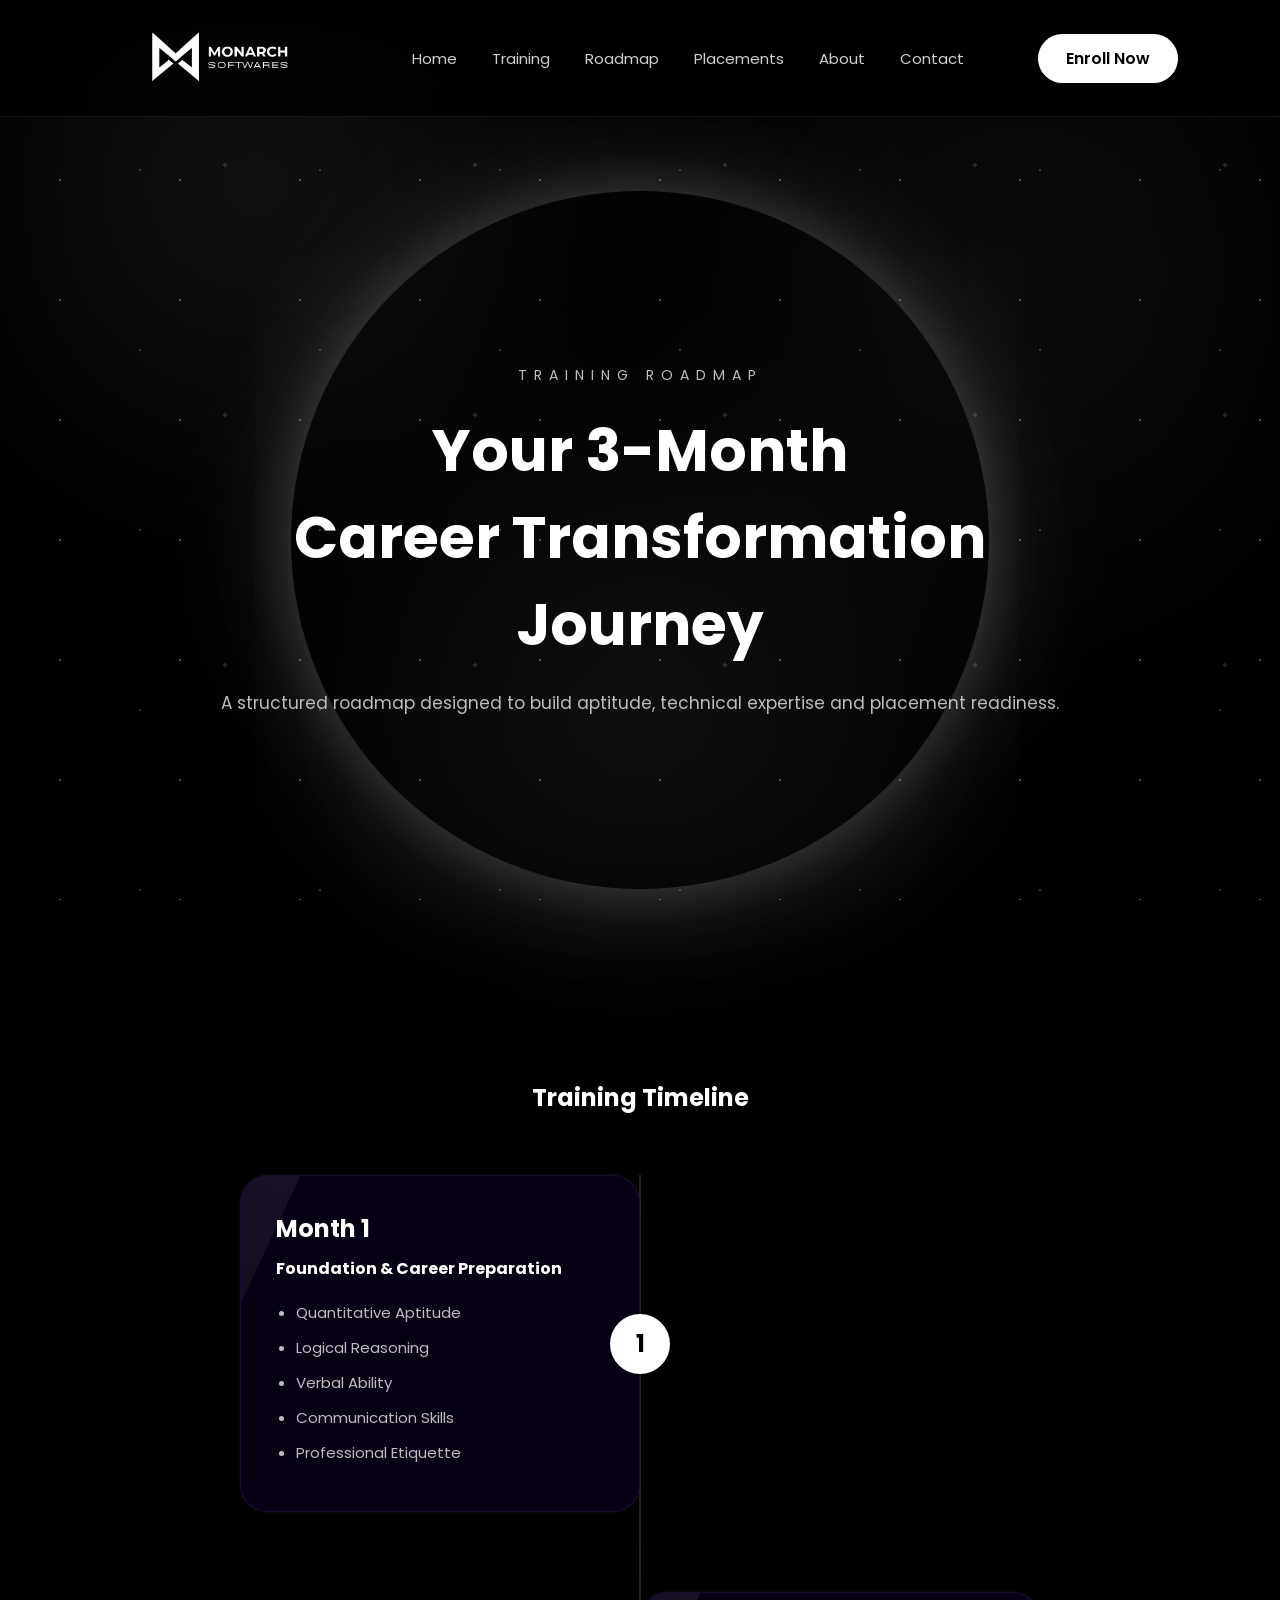
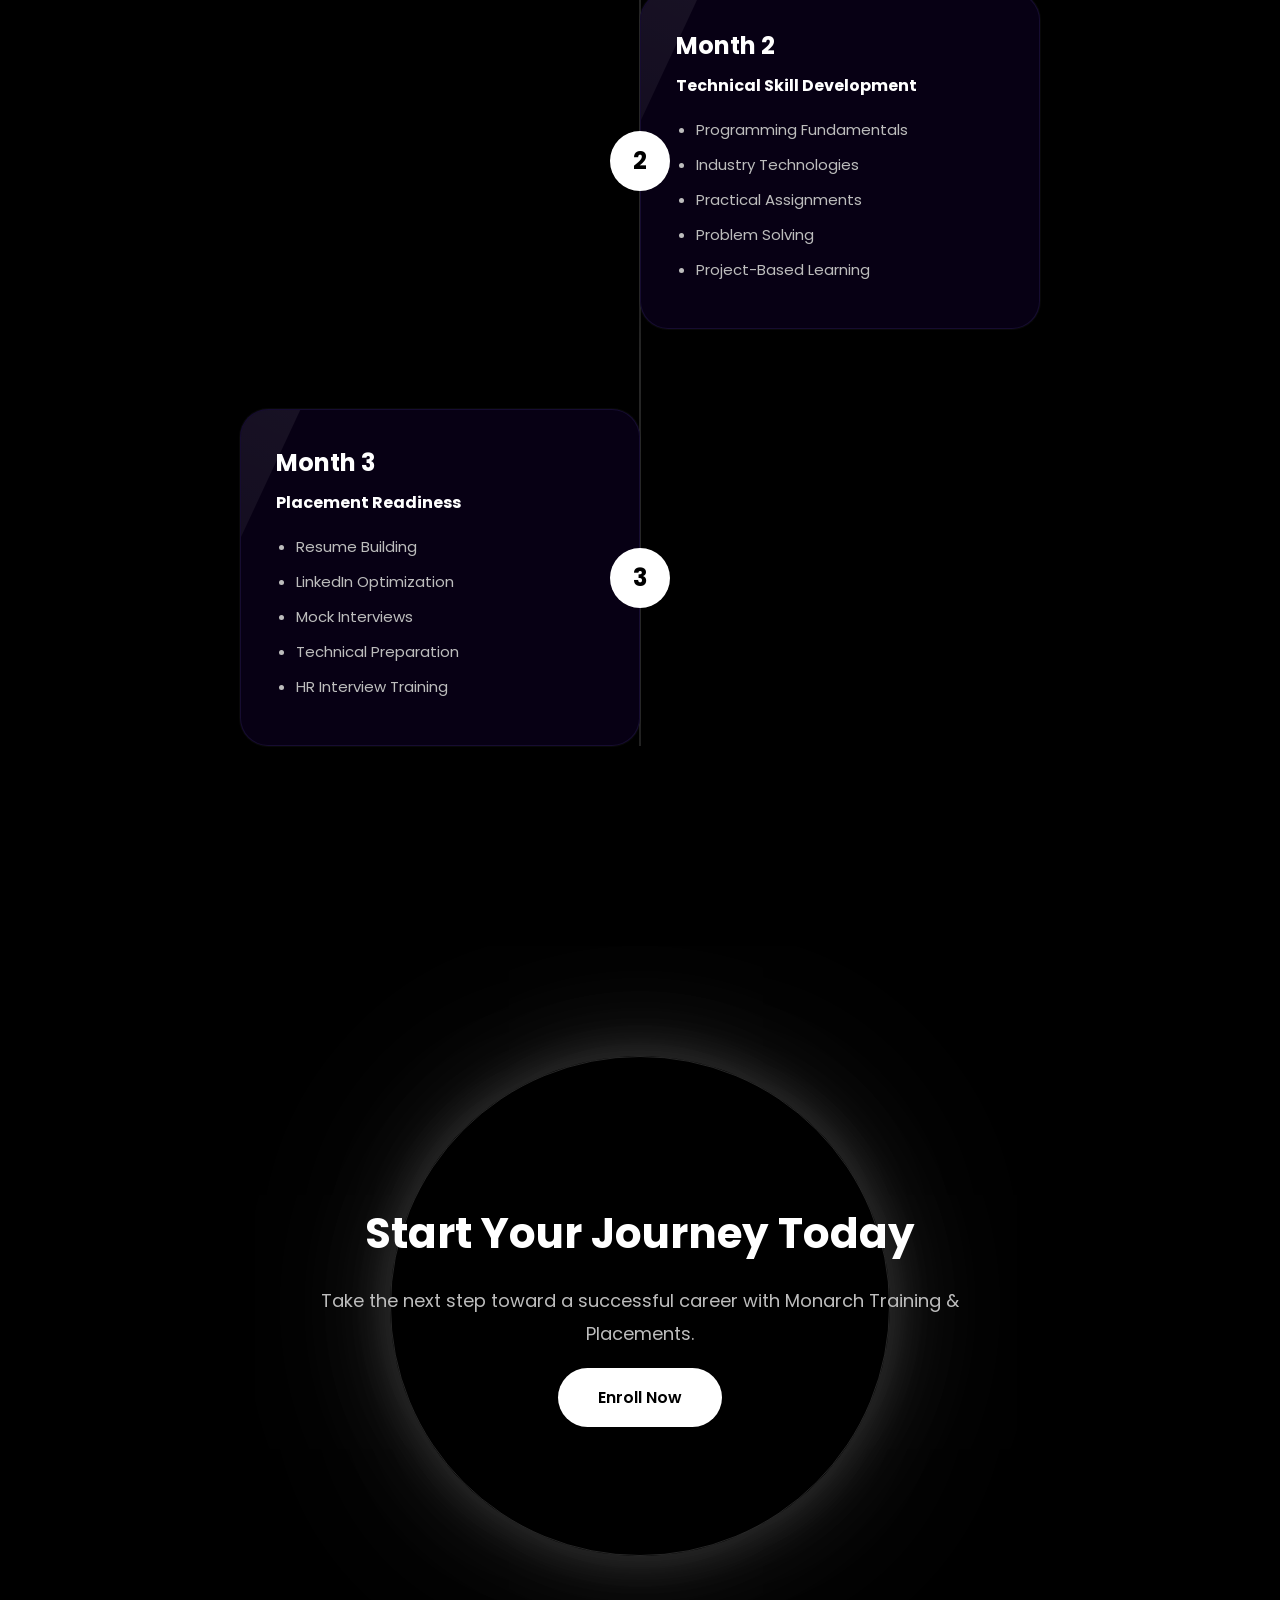
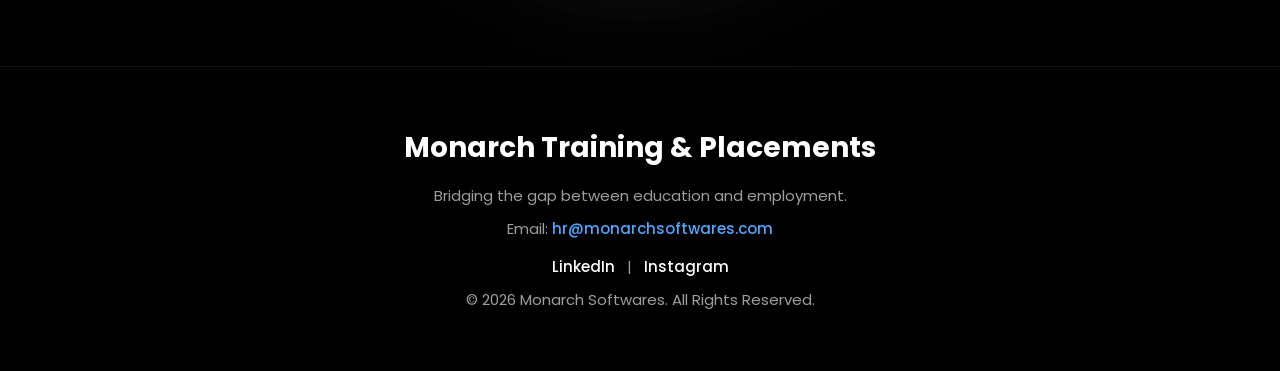
<file: roadmap.html>
<!DOCTYPE html>
<html lang="en">
<head>

<meta charset="UTF-8">

<meta name="viewport" content="width=device-width, initial-scale=1.0">

<title>Training Roadmap | Monarch Placements</title>

<link href="https://fonts.googleapis.com/css2?family=Poppins:wght@300;400;500;600;700;800&display=swap" rel="stylesheet">

<link rel="stylesheet" href="style.css">

</head>

<body>

<nav class="navbar">
<div class="logo">
    <img src="./images/logo.png" >

    <div class="logo-text">
    </div>
</div>
    </div>


    <ul class="nav-links">

        <li><a href="index.html">Home</a></li>

        <li><a href="training.html">Training</a></li>

        <li><a href="roadmap.html">Roadmap</a></li>

        <li><a href="placement-support.html">Placements</a></li>

        <li><a href="about.html">About</a></li>

        <li><a href="contact.html">Contact</a></li>
        <!-- Mobile only -->
        <li class="mobile-enroll">
            <a href="contact.html">Enroll Now</a>
        </li>

    </ul>

    <a href="contact.html" class="enroll-btn">
    Enroll Now
    </a>
    <div class="menu-toggle">
    ☰
</div>

</nav>



<section class="roadmap-hero">

    <div class="glow-circle"></div>

    <div class="roadmap-content">

        <span class="subtitle">

            TRAINING ROADMAP

        </span>

        <h1>

            Your 3-Month <br>

            Career Transformation Journey

        </h1>

        <p>

            A structured roadmap designed to build
            aptitude, technical expertise and placement readiness.

        </p>

    </div>

</section>



<section class="timeline-section">

    <h2>Training Timeline</h2>

    <div class="timeline">



        <div class="timeline-item">

            <div class="timeline-dot">

                1

            </div>

            <div class="timeline-card">

                <h3>Month 1</h3>

                <h4>Foundation & Career Preparation</h4>

                <ul>

                    <li>Quantitative Aptitude</li>

                    <li>Logical Reasoning</li>

                    <li>Verbal Ability</li>

                    <li>Communication Skills</li>

                    <li>Professional Etiquette</li>

                </ul>

            </div>

        </div>



        <div class="timeline-item">

            <div class="timeline-dot">

                2

            </div>

            <div class="timeline-card">

                <h3>Month 2</h3>

                <h4>Technical Skill Development</h4>

                <ul>

                    <li>Programming Fundamentals</li>

                    <li>Industry Technologies</li>

                    <li>Practical Assignments</li>

                    <li>Problem Solving</li>

                    <li>Project-Based Learning</li>

                </ul>

            </div>

        </div>



        <div class="timeline-item">

            <div class="timeline-dot">

                3

            </div>

            <div class="timeline-card">

                <h3>Month 3</h3>

                <h4>Placement Readiness</h4>

                <ul>

                    <li>Resume Building</li>

                    <li>LinkedIn Optimization</li>

                    <li>Mock Interviews</li>

                    <li>Technical Preparation</li>

                    <li>HR Interview Training</li>

                </ul>

            </div>

        </div>

    </div>

</section>



<section class="cta">

    <div class="cta-circle"></div>

    <div class="cta-content">

        <h2>

            Start Your Journey Today

        </h2>

        <p>

            Take the next step toward a successful career
            with Monarch Training & Placements.

        </p>

        <a href="contact.html" class="cta-btn">
    Enroll Now
          </a>

    </div>

</section>



<footer>

    <h3>
        Monarch Training & Placements
    </h3>

    <p>
        Bridging the gap between education and employment.
    </p>

    <p>
        Email:
        <a href="https://mail.google.com/mail/?view=cm&fs=1&to=hr@monarchsoftwares.com" target="_blank">
            hr@monarchsoftwares.com
        </a>
    </p>

    <p class="social-links">
        <a href="https://www.linkedin.com/company/monarch-placements/" target="_blank">
            LinkedIn
        </a>
        |
        <a href="https://www.instagram.com/monarchplacements?igsh=MWZpbWgyeWJ4cno0NA==" target="_blank">
            Instagram
        </a>
    </p>

    <p>
        © 2026 Monarch Softwares.
        All Rights Reserved.
    </p>

</footer>

<script src="script.js"></script>
</body>

</html>
</file>
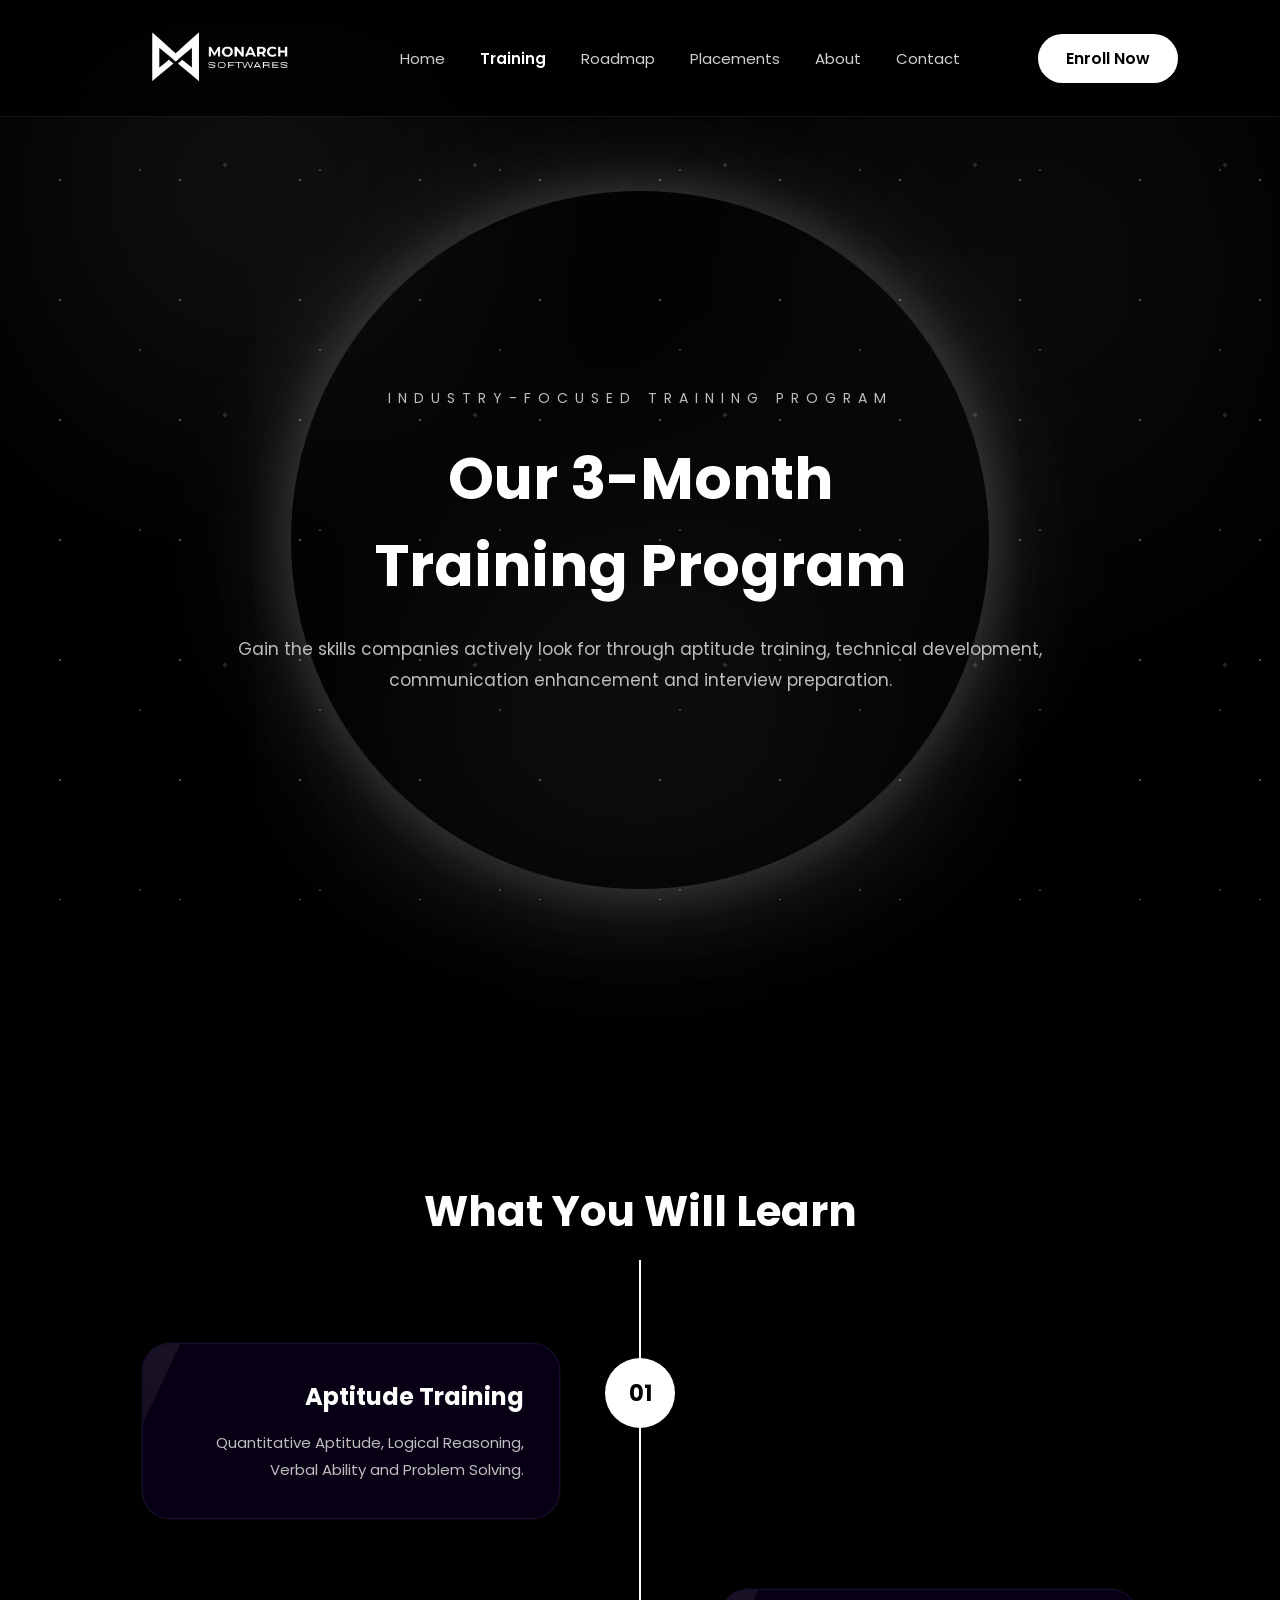
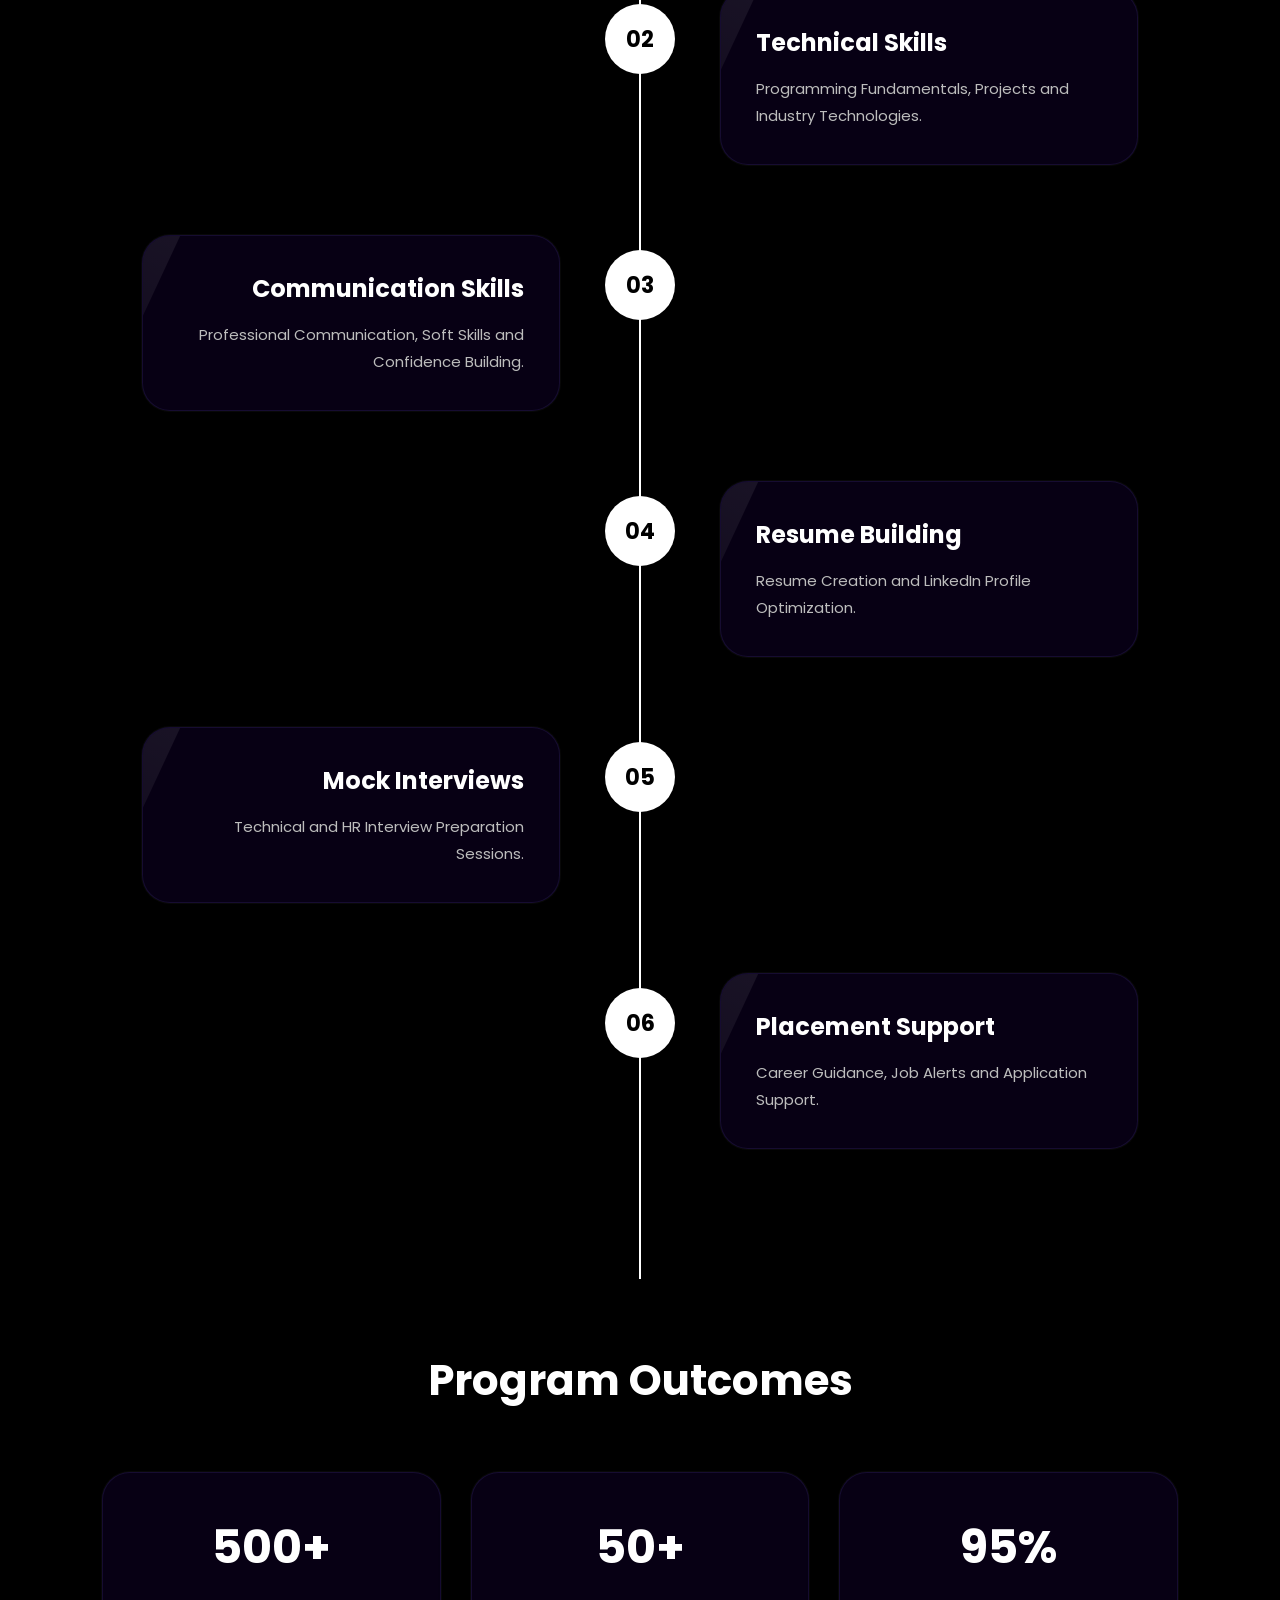
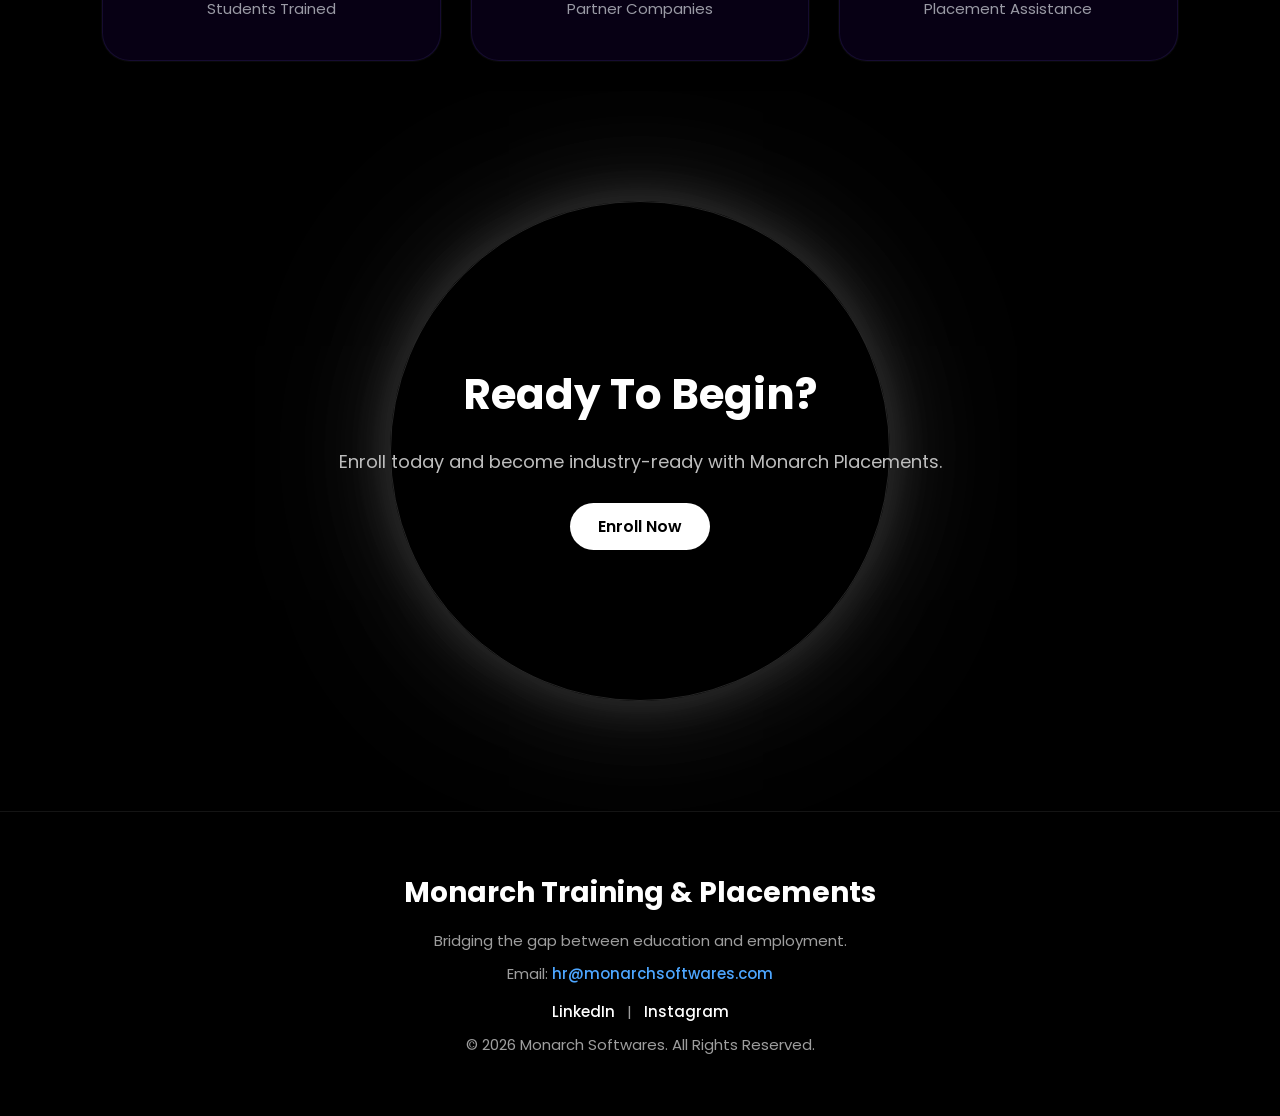
<file: training.html>
<!DOCTYPE html>
<html lang="en">

<head>
<meta charset="UTF-8">
<meta name="viewport" content="width=device-width, initial-scale=1.0">

<title>Training Program | Monarch Placements</title>

<link href="https://fonts.googleapis.com/css2?family=Poppins:wght@300;400;500;600;700;800&display=swap" rel="stylesheet">
<link rel="stylesheet" href="style.css">
</head>

<body>

<!-- NAVBAR -->

<nav class="navbar">

    <div class="logo">
        <img src="./images/logo.png" alt="Monarch Logo">
    </div>
    <ul class="nav-links">
        <li><a href="index.html">Home</a></li>
        <li><a href="training.html" class="active">Training</a></li>
        <li><a href="roadmap.html">Roadmap</a></li>
        <li><a href="placement-support.html">Placements</a></li>
        <li><a href="about.html">About</a></li>
        <li><a href="contact.html">Contact</a></li>
        <!-- Mobile only -->
        <li class="mobile-enroll">
            <a href="contact.html">Enroll Now</a>
        </li>
    </ul>

    <a href="contact.html" class="enroll-btn">
        Enroll Now
    </a>
    <div class="menu-toggle">
    ☰
</div>

</nav>

<!-- HERO -->

<section class="training-hero">

    <div class="glow-circle"></div>

    <div class="training-content">

        <span class="subtitle">
            INDUSTRY-FOCUSED TRAINING PROGRAM
        </span>

        <h1>
            Our 3-Month <br>
            Training Program
        </h1>

        <p>
            Gain the skills companies actively look for through
            aptitude training, technical development,
            communication enhancement and interview preparation.
        </p>

    </div>

</section>

<!-- LEARNING JOURNEY -->

<section class="zigzag-learning">

    <h2>What You Will Learn</h2>

    <div class="zigzag-item left">
        <div class="circle">01</div>
        <div class="content">
            <h3>Aptitude Training</h3>
            <p>
                Quantitative Aptitude,
                Logical Reasoning,
                Verbal Ability and Problem Solving.
            </p>
        </div>
    </div>

    <div class="zigzag-item right">
        <div class="circle">02</div>
        <div class="content">
            <h3>Technical Skills</h3>
            <p>
                Programming Fundamentals,
                Projects and Industry Technologies.
            </p>
        </div>
    </div>

    <div class="zigzag-item left">
        <div class="circle">03</div>
        <div class="content">
            <h3>Communication Skills</h3>
            <p>
                Professional Communication,
                Soft Skills and Confidence Building.
            </p>
        </div>
    </div>

    <div class="zigzag-item right">
        <div class="circle">04</div>
        <div class="content">
            <h3>Resume Building</h3>
            <p>
                Resume Creation and LinkedIn Profile Optimization.
            </p>
        </div>
    </div>

    <div class="zigzag-item left">
        <div class="circle">05</div>
        <div class="content">
            <h3>Mock Interviews</h3>
            <p>
                Technical and HR Interview Preparation Sessions.
            </p>
        </div>
    </div>

    <div class="zigzag-item right">
        <div class="circle">06</div>
        <div class="content">
            <h3>Placement Support</h3>
            <p>
                Career Guidance,
                Job Alerts and Application Support.
            </p>
        </div>
    </div>

</section>

<!-- OUTCOMES -->

<section class="placement-stats">

    <h2>Program Outcomes</h2>

    <div class="stats-grid">

        <div class="stat-card">
            <h2>500+</h2>
            <p>Students Trained</p>
        </div>

        <div class="stat-card">
            <h2>50+</h2>
            <p>Partner Companies</p>
        </div>

        <div class="stat-card">
            <h2>95%</h2>
            <p>Placement Assistance</p>
        </div>

    </div>

</section>


<!-- CTA -->

<section class="cta">

    <div class="cta-circle"></div>

    <div class="cta-content">

        <h2>Ready To Begin?</h2>

        <p>
            Enroll today and become
            industry-ready with Monarch Placements.
        </p>

        <a href="contact.html" class="enroll-btn">
            Enroll Now
        </a>

    </div>

</section>

<!-- FOOTER -->

<footer>

    <h3>
        Monarch Training & Placements
    </h3>

    <p>
        Bridging the gap between education and employment.
    </p>

    <p>
        Email:
        <a href="https://mail.google.com/mail/?view=cm&fs=1&to=hr@monarchsoftwares.com" target="_blank">
            hr@monarchsoftwares.com
        </a>
    </p>

    <p class="social-links">
        <a href="https://www.linkedin.com/company/monarch-placements/" target="_blank">
            LinkedIn
        </a>
        |
        <a href="https://www.instagram.com/monarchplacements?igsh=MWZpbWgyeWJ4cno0NA==" target="_blank">
            Instagram
        </a>
    </p>

    <p>
        © 2026 Monarch Softwares.
        All Rights Reserved.
    </p>

</footer>

<script src="script.js"></script>
</body>
</html>
</file>
<file: style.css>
*{
margin:0;
padding:0;
box-sizing:border-box;
font-family:'Poppins',sans-serif;
scroll-behavior:smooth;
}

body{
background:#000;
color:#fff;
overflow-x:hidden;
}

/* NAVBAR */

.navbar{
position:fixed;
top:0;
left:0;
width:100%;
padding:20px 8%;
display:flex;
justify-content:space-between;
align-items:center;
background:rgba(0,0,0,0.75);
backdrop-filter:blur(15px);
z-index:1000;
border-bottom:1px solid rgba(255,255,255,0.08);
}

.logo{
font-size:30px;
font-weight:800;
letter-spacing:2px;
}

.nav-links{
display:flex;
list-style:none;
gap:35px;
}

.nav-links a{
text-decoration:none;
color:#cfcfcf;
font-size:15px;
transition:.3s;
}

.nav-links a:hover{
color:#fff;
}

.enroll-btn{
padding:12px 28px;
background:#fff;
color:#000;
text-decoration:none;
border-radius:50px;
font-weight:600;
transition:.3s;
}

.enroll-btn:hover{
transform:translateY(-3px);
}
.logo{
    display:flex;
    align-items:center;
    gap:15px;
}

.logo img{
    width:220px;
    height:auto;
}

.logo-text h3{
    font-size:24px;
}

/* HERO */

.hero{
min-height:120vh;
display:flex;
justify-content:center;
align-items:center;
text-align:center;
position:relative;
overflow:hidden;
padding:0 20px;
}

.glow-circle{
position:absolute;
width:700px;
height:700px;
border-radius:50%;
border:1px solid rgba(255,255,255,.15);

box-shadow:
0 0 50px rgba(255,255,255,.15),
0 0 120px rgba(255,255,255,.12),
0 0 220px rgba(255,255,255,.08);

animation:pulse 6s infinite ease-in-out;
}

@keyframes pulse{

0%{
transform:scale(1);
}

50%{
transform:scale(1.08);
}

100%{
transform:scale(1);
}

}

.hero-content{
max-width:950px;
position:relative;
z-index:2;
}

.subtitle{
font-size:14px;
letter-spacing:7px;
color:#bdbdbd;
}

.hero-content h1{
font-size:82px;
font-weight:800;
line-height:1.1;
margin-top:20px;
margin-bottom:25px;
}

.hero-content p{
font-size:20px;
line-height:1.9;
color:#9e9e9e;
max-width:800px;
margin:auto;
}

.hero-buttons{
margin-top:40px;
display:flex;
justify-content:center;
gap:20px;
}

.primary-btn{
padding:18px 40px;
background:#fff;
color:#000;
text-decoration:none;
border-radius:50px;
font-weight:600;
transition:.3s;
}

.primary-btn:hover{
transform:translateY(-4px);
}

.secondary-btn{
padding:18px 40px;
border:1px solid rgba(255,255,255,.15);
text-decoration:none;
border-radius:50px;
color:#fff;
transition:.3s;
}

.secondary-btn:hover{
background:#fff;
color:#000;
}

/* STATS */

.stats{
padding:100px 8%;
display:grid;
grid-template-columns:repeat(auto-fit,minmax(250px,1fr));
gap:25px;
}

.stat-card{
background:rgba(255,255,255,.04);
border:1px solid rgba(255,255,255,.08);
padding:40px;
border-radius:20px;
text-align:center;
transition:.4s;
}

.stat-card:hover{
transform:translateY(-8px);
background:rgba(255,255,255,.06);
}

.stat-card h2{
font-size:48px;
margin-bottom:10px;
}

.stat-card p{
color:#bdbdbd;
}

/* ===========================
   COMPANIES
=========================== */

.companies{
    padding:120px 8%;
    text-align:center;
}

.companies-heading{
    position: relative;
    top: -40px;
}

.companies h2{
    font-size:55px;
    margin-bottom:50px;
}

.logo-slider{
    width:100%;
    overflow:hidden;
    position:relative;
    margin-top:40px;
}

.logo-track{
    display:flex;
    align-items:center;
    gap:80px;

    width:max-content;

    animation:scrollCompanies 20s linear infinite;
}

.logo-track span{
    font-size:28px;
    font-weight:600;
    color:#a8a8a8;
    white-space:nowrap;

    transition:.3s;
}

.logo-track span{
    filter:
    drop-shadow(0 0 5px rgba(255,255,255,.3))
    drop-shadow(0 0 10px rgba(255,255,255,.2));
}

@keyframes scrollCompanies{

    from{
        transform:translateX(0);
    }

    to{
        transform:translateX(-50%);
    }

}

.logo-slider span{
    font-size:24px;
    font-weight:600;
    color:#a8a8a8;

    transition:.3s;
}

.logo-slider span:hover{
    color:#fff;
    transform:translateY(-5px);
}

/* ==========================
   WHY CHOOSE MONARCH
========================== */

.why-monarch{

    width:100%;

    max-width:1400px;

    margin:80px auto;

    padding:0 8%;

    text-align:center;
}

.why-monarch h2{

    color:#fff;

    font-size:clamp(3rem, 6vw, 5rem);

    font-weight:700;

    line-height:1.1;

    margin-bottom:30px;
}

.why-monarch p{

    color:#bdbdbd;

    font-size:1.15rem;

    line-height:2;

    max-width:1200px;

    margin:0 auto;
}

/* ==========================
   TABLET
========================== */

@media(max-width:992px){

    .why-monarch{

        padding:0 6%;
    }

    .why-monarch p{

        max-width:900px;

        font-size:1.05rem;
    }
}

/* ==========================
   MOBILE
========================== */

@media(max-width:768px){

    .why-monarch{

        margin:60px auto;

        padding:0 5%;
    }

    .why-monarch h2{

        font-size:2.5rem;

        margin-bottom:20px;
    }

    .why-monarch p{

        font-size:1rem;

        line-height:1.8;
    }
}

/* ==========================
   TRAINING MODULES
========================== */

.training-modules{

    max-width:1300px;
    margin:100px auto;
    padding:0 5%;
}

.training-modules h2{

    text-align:center;
    color:#fff;
    font-size:4rem;
    margin-bottom:60px;
}

.modules-grid{

    display:grid;
    grid-template-columns:repeat(3,1fr);
    gap:25px;
}

.module-box{

    background:rgba(10,10,20,.6);

    border:1px solid rgba(255,255,255,.08);

    border-radius:20px;

    padding:30px;

    transition:.3s ease;
}

.module-box h3{

    color:#fff;

    margin-bottom:12px;

    font-size:1.4rem;
}

.module-box p{

    color:#bdbdbd;

    line-height:1.8;
}

.module-box:hover{

    transform:translateY(-8px);

    border-color:#7B61FF;

    box-shadow:
    0 0 10px rgba(123,97,255,.25),
    0 0 30px rgba(123,97,255,.15);
}

@media(max-width:900px){

    .modules-grid{

        grid-template-columns:1fr;
    }

    .training-modules h2{

        font-size:2.8rem;
    }
}


/* CTA */

.cta{
height:80vh;
display:flex;
justify-content:center;
align-items:center;
text-align:center;
position:relative;
overflow:hidden;
}

.cta-circle{
position:absolute;
width:500px;
height:500px;
border-radius:50%;
border:1px solid rgba(255,255,255,.15);

box-shadow:
0 0 50px rgba(255,255,255,.15),
0 0 120px rgba(255,255,255,.10),
0 0 200px rgba(255,255,255,.08);
}

.cta-content{
position:relative;
z-index:2;
max-width:700px;
}

.cta-content h2{
font-size:60px;
margin-bottom:20px;
}

.cta-content p{
font-size:18px;
color:#bdbdbd;
line-height:1.8;
margin-bottom:35px;
}

.cta-btn{
padding:18px 40px;
background:#fff;
color:#000;
text-decoration:none;
border-radius:50px;
font-weight:600;
}

/* FOOTER */

footer{
padding:60px 20px;
text-align:center;
border-top:1px solid rgba(255,255,255,.08);
}

footer h3{
font-size:28px;
margin-bottom:15px;
}

footer p{
color:#9e9e9e;
margin-top:10px;
}

/* MOBILE */

@media(max-width:992px){

.nav-links{
display:none;
}

.hero-content h1{
font-size:55px;
}

.why-monarch h2,
.program h2,
.placement-support h2{
font-size:40px;
}

.cta-content h2{
font-size:40px;
}

.glow-circle{
width:500px;
height:500px;
}
}

@media(max-width:768px){

.hero-content h1{
font-size:42px;
}

.hero-content p{
font-size:16px;
}

.hero-buttons{
flex-direction:column;
align-items:center;
}

.glow-circle{
width:350px;
height:350px;
}

.cta-circle{
width:300px;
height:300px;
}
}
.training-hero{

min-height:120vh;

display:flex;
justify-content:center;
align-items:center;

text-align:center;

padding:120px 20px;

position:relative;
overflow:hidden;
}

.training-content{

max-width:900px;

position:relative;
z-index:2;
}

.training-content h1{

font-size:80px;

margin:25px 0;
}

.training-content p{

font-size:20px;

line-height:1.8;

color:#bdbdbd;
}

.training-features{

padding:120px 8%;
text-align:center;
}
.training-features h2{
    position: relative;
    top: -50px;

}
/* ROADMAP PAGE */

.roadmap-hero{

min-height:120vh;

display:flex;

justify-content:center;

align-items:center;

text-align:center;

padding:120px 20px;

position:relative;
}

.roadmap-content{

max-width:900px;

z-index:2;
}

.roadmap-content h1{

font-size:80px;

margin:20px 0;
}

.roadmap-content p{

font-size:20px;

line-height:1.8;

color:#bdbdbd;
}



/* TIMELINE */

.timeline-section{
    padding:60px 8% 120px;
    text-align:center;
}
.timeline-section h2{
    position: relative;
    top: -60px;
}


.timeline{

max-width:900px;

margin:auto;

position:relative;
}

.timeline::before{

content:"";

position:absolute;

left:50%;

top:0;

width:2px;

height:100%;

background:rgba(255,255,255,.15);

transform:translateX(-50%);
}

.timeline-item{
    display:flex;
    align-items:center;
    margin-bottom:80px;
    position:relative;
}
.timeline-item:nth-child(odd){
    justify-content:flex-start;
}

.timeline-item:nth-child(even){
    justify-content:flex-end;
}

.timeline-item:nth-child(odd) .timeline-card{
    margin-left:50px;
    margin-right:0;
}

.timeline-item:nth-child(even) .timeline-card{
    margin-right:50px;
    margin-left:0;
}

.timeline-dot{
    width:60px;
    height:60px;

    background:#fff;
    color:#000;

    border-radius:50%;

    display:flex;
    justify-content:center;
    align-items:center;

    font-size:24px;
    font-weight:700;

    position:absolute;
    left:50%;
    transform:translateX(-50%);

    z-index:2;
}
.timeline-card{

    width:400px;

    padding:35px;

    margin-left:40px;

    background:#070111;

    border:1px solid #1A1230;

    border-radius:20px;

    text-align:left;

    transition:.4s;

    backdrop-filter:blur(15px);
}

.timeline-card:hover{

    transform:translateY(-10px);

    border-color:#35265f;

    box-shadow:
    0 0 15px rgba(72,52,130,.20);
}
.timeline-card h3{

font-size:32px;

margin-bottom:10px;
}

.timeline-card h4{

margin-bottom:20px;
}

.timeline-card ul{

padding-left:20px;
}

.timeline-card li{

margin-bottom:12px;

color:#bdbdbd;
}



/* MOBILE */

@media(max-width:768px){

.timeline::before{

left:35px;
}

.timeline-item{

justify-content:flex-start;
}

.timeline-card{

width:100%;

margin-left:20px;
}

.roadmap-content h1{

font-size:45px;
}

}
/* PLACEMENT PAGE */

.placement-hero{

min-height:120vh;

display:flex;

justify-content:center;

align-items:center;

text-align:center;

padding:120px 20px;

position:relative;

overflow:hidden;
}

.placement-content{

max-width:900px;

position:relative;

z-index:2;
}

.placement-content h1{

font-size:80px;

margin:20px 0;
}

.placement-content p{

font-size:20px;

color:#bdbdbd;

line-height:1.8;
}

/* PLACEMENT JOURNEY */


.placement-journey{
    padding:100px 8%;
}

.section-heading{
    text-align:center;
    margin-bottom:80px;
}

.section-heading span{
    color:#7c3aed;
    font-size:.9rem;
    letter-spacing:3px;
}

.section-heading h2{
    color:#fff;
    font-size:3rem;
    margin-top:10px;
}

.journey-item{
    display:flex;
    align-items:flex-start;
    gap:25px;
    max-width:650px;
    margin-bottom:50px;
}

.journey-item.right{
    margin-left:auto;
    flex-direction:row-reverse;
    text-align:right;
}

.step-circle{
    min-width:70px;
    width:70px;
    height:70px;

    border-radius:50%;

    background:#ffffff;
    border:1px solid rgba(123,44,255,.15);

    color:#000000;

    display:flex;
    align-items:center;
    justify-content:center;

    font-size:1.3rem;
    font-weight:700;

    box-shadow:0 0 25px rgba(124,58,237,.35);
}

.journey-content h3{
    color:#fff;
    font-size:2.3rem;
    margin-bottom:15px;
    position:relative;
}

.journey-content h3::after{
    content:'';
    display:block;

    width:70px;
    height:3px;

    background:#7c3aed;

    margin-top:12px;
}

.journey-item.right .journey-content h3::after{
    margin-left:auto;
}

.journey-content p{
    color:#b8c1d1;
    line-height:2;
    font-size:1.05rem;
}

@media(max-width:768px){

    .journey-item,
    .journey-item.right{
        margin-left:0;
        text-align:left;
        flex-direction:row;
    }

    .journey-item.right .journey-content h3::after{
        margin-left:0;
    }

    .section-heading h2{
        font-size:2rem;
    }

    .journey-content h3{
        font-size:1.7rem;
    }

    .step-circle{
        width:55px;
        height:55px;
        min-width:55px;
    }
}

.process-card{

padding:40px;

background:rgba(255,255,255,.04);

backdrop-filter:blur(15px);

border:1px solid rgba(255,255,255,.08);

border-radius:20px;

transition:.4s;
}

.process-card:hover{

transform:translateY(-10px);
}

.process-card h3{

font-size:50px;

margin-bottom:15px;
}

.process-card h4{

margin-bottom:15px;
}

.process-card p{

color:#bdbdbd;

line-height:1.8;
}
.placement-process{

padding:120px 8%;

text-align:center;
}
.placement-process h2{
    position: relative;
    top: -20px;
}
.process-grid{
    display:grid;

    grid-template-columns:
    repeat(3, minmax(380px,1fr));

    gap:30px;

    width:100%;
}
.process-card{
    width:100%;
}

.process-card{
    padding:40px;

    background:#070111;

    border:1px solid #1A1230;

    border-radius:20px;

    transition:.4s;

    backdrop-filter:blur(20px);
}

.process-card:hover{
    transform:translateY(-10px);

    border-color:#35265f;

    box-shadow:
    0 0 15px rgba(72,52,130,.20),
    0 0 30px rgba(72,52,130,.10);
}

.process-card h3{

font-size:50px;

margin-bottom:15px;
}

.process-card h4{

margin-bottom:15px;
}

.process-card p{

color:#bdbdbd;

line-height:1.8;
}

/* ===========================
   PLACEMENT STATS
=========================== */

.placement-stats{
    padding: 30px 8%;
    text-align:center;
}

.impact-heading{
    position: relative;
    top: -80px;
}

.placement-stats h2{
    font-size:55px;
    margin-bottom:60px;
    text-align:center;
}

.stats-grid{
    max-width:1400px;
    margin:0 auto;

    display:grid;
    grid-template-columns:repeat(auto-fit,minmax(320px,1fr));

    gap:30px;
}

.stat-card{
    background:rgba(255,255,255,.04);

    border:1px solid rgba(255,255,255,.08);

    border-radius:25px;

    padding:60px 30px;

    text-align:center;

    transition:.4s;
}

.stat-card:hover{
    transform:translateY(-10px);
}

.stat-card h2{
    font-size:60px;
    margin-bottom:15px;
}

.stat-card p{
    color:#bdbdbd;
}
/* ABOUT PAGE */

.about-hero{
min-height:120vh;
display:flex;
justify-content:center;
align-items:center;
text-align:center;
position:relative;
overflow:hidden;
padding:120px 20px;
}

.about-circle{
position:absolute;
width:700px;
height:700px;
border-radius:50%;
border:2px solid rgba(255,255,255,.1);

box-shadow:
0 0 50px rgba(255,255,255,.15),
0 0 120px rgba(255,255,255,.08);
}

.about-content{
max-width:900px;
z-index:2;
}

.about-content span{
letter-spacing:8px;
color:#999;
font-size:14px;
}

.about-content h1{
font-size:75px;
margin:20px 0;
line-height:1.2;
}

.about-content p{
font-size:20px;
line-height:1.8;
color:#bdbdbd;
}

.about-intro{

    max-width:900px;

    margin:120px auto;

    text-align:center;

    padding:0 5%;
}

.about-intro span{

    color:#60a5fa;

    letter-spacing:3px;

    font-weight:600;
}

.about-intro h2{

    font-size:4rem;

    margin:20px 0;

    color:#fff;
}

.about-intro p{

    color:#bdbdbd;

    line-height:2;
}

/* ================= */

.about-showcase{

    max-width:1400px;

    margin:120px auto;

    padding:0 5%;

    display:grid;

    grid-template-columns:1fr 1fr;

    gap:80px;

    align-items:center;
}

.reverse{

    direction:rtl;
}

.reverse > *{

    direction:ltr;
}

.showcase-text span{

    color:#60a5fa;

    font-weight:600;

    letter-spacing:2px;
}

.showcase-text h2{

    font-size:4rem;

    margin:15px 0;

    color:#fff;
}

.showcase-text p{

    color:#bdbdbd;

    line-height:2;

    font-size:18px;
}

.showcase-image img{

    width:100%;

    height:500px;

    object-fit:cover;

    border-radius:35px;

    transition:.4s;
}

.showcase-image img:hover{

    transform:scale(1.03);

}


/* ================= */

.mission-quote{

    text-align:center;

    padding:150px 5%;
}

.mission-quote h2{

    font-size:5rem;

    line-height:1.2;

    background:linear-gradient(
        90deg,
        #fff,
        #9ca3af
    );

    background-clip:text;
    -webkit-background-clip:text;

    -webkit-text-fill-color:transparent;
}
/* ==========================
   MISSION & VISION
========================== */

.mission-vision-section{

    max-width:1200px;
    margin:120px auto;
    padding:0 5%;

    display:grid;
    grid-template-columns:1fr 1fr;
    gap:80px;

    align-items:start;
}

.mission-side,
.vision-side{

    position:relative;
    padding-left:35px;
}

.mission-side::before,
.vision-side::before{

    content:'';

    position:absolute;

    left:0;
    top:0;

    width:4px;
    height:100%;

    border-radius:10px;
}

.mission-side::before{
    background:#2563eb;
}

.vision-side::before{
    background:#7c3aed;
}

.mission-side span,
.vision-side span{

    display:block;

    color:#60a5fa;

    font-size:14px;
    font-weight:600;

    letter-spacing:2px;

    margin-bottom:20px;
}

.mission-side h2,
.vision-side h2{

    color:#fff;

    font-size:3rem;

    line-height:1.15;

    min-height:220px;

    margin-bottom:25px;
}

.mission-side p,
.vision-side p{

    color:#bdbdbd;

    line-height:1.9;

    margin:0;
}

/* MOBILE */

@media(max-width:900px){

    .mission-vision-section{

        grid-template-columns:1fr;
        gap:60px;
    }

    .mission-side h2,
    .vision-side h2{

        min-height:auto;
        font-size:2.2rem;
    }
}
.about-cta{
min-height:70vh;
display:flex;
justify-content:center;
align-items:center;
text-align:center;
position:relative;
overflow:hidden;
}

.active{
color:#fff !important;
font-weight:600;
}

@media(max-width:768px){

.about-content h1{
font-size:45px;
}

.about-circle{
width:350px;
height:350px;
}
}
/* ==========================
   CONTACT PAGE
========================== */

.contact-hero{
    min-height:120vh;
    display:flex;
    justify-content:center;
    align-items:center;
    text-align:center;
    position:relative;
    overflow:hidden;
    padding:120px 20px;
}

.contact-circle{
    position:absolute;
    width:700px;
    height:700px;
    border-radius:50%;

    border:2px solid rgba(255,255,255,0.1);

    box-shadow:
    0 0 50px rgba(255,255,255,0.15),
    0 0 120px rgba(255,255,255,0.08),
    0 0 180px rgba(255,255,255,0.05);

    animation:floatContact 6s ease-in-out infinite;
}

@keyframes floatContact{

    0%{
        transform:translateY(0);
    }

    50%{
        transform:translateY(-15px);
    }

    100%{
        transform:translateY(0);
    }

}

.contact-content{
    max-width:900px;
    position:relative;
    z-index:2;
}

.contact-content span{
    letter-spacing:8px;
    color:#999;
    font-size:14px;
}

.contact-content h1{
    font-size:80px;
    font-weight:800;
    margin:20px 0;
}

.contact-content p{
    font-size:20px;
    line-height:1.8;
    color:#bdbdbd;
}

/* CONTACT SECTION */

.contact-section{
    padding:80px 8%;
}

.contact-wrapper{
    display:grid;
    grid-template-columns:1fr 1fr;
    gap:40px;
    align-items:start;
}


/* ==========================
   SEND MESSAGE SECTION
========================== */

.contact-form-section{
    padding:40px 8% 100px;
}

.contact-form{

    max-width:900px;

    margin:0 auto;

    background:#070111;

    border:1px solid #1A1230;

    border-radius:30px;

    padding:60px;

    backdrop-filter:blur(20px);

    transition:.4s;
}

.contact-form:hover{

    border-color:#7B61FF;

    box-shadow:
    0 0 20px rgba(123,97,255,.15),
    0 0 40px rgba(123,97,255,.08);
}

.contact-form h2{

    text-align:center;

    font-size:42px;

    margin-bottom:40px;
}

/* ==========================
   FORM
========================== */

.form-group{
    margin-bottom:20px;
}

.form-group input,
.form-group textarea,
.form-group select{

    width:100%;

    background:#0B0518;

    color:#fff;

    border:1px solid #a0a0a0;

    border-radius:14px;

    padding:18px 20px;
}

.form-group input:focus,
.form-group textarea:focus,
.form-group select:focus{

    border-color:#7B61FF;
}

.form-group textarea{

    height:220px;

    resize:none;
}

.submit-btn{

    width:100%;

    padding:18px;

    font-size:18px;

    font-weight:700;

    border:none;

    border-radius:50px;

    background:#ffffff;

    color:#000;

    cursor:pointer;

    transition:.3s;
}

.submit-btn:hover{

    transform:translateY(-3px);

    box-shadow:
    0 0 20px rgba(123,97,255,.25);
}

/* ==========================
   CONTACT + MAP
========================== */

.contact-info-map{

    padding:0 8% 120px;

    display:grid;

    grid-template-columns:1fr 1fr;

    gap:40px;
}

.contact-info,
.map-box{

    height:500px;

    background:#070111;

    border:1px solid #1A1230;

    border-radius:25px;

    overflow:hidden;

    transition:.4s;
}

.contact-info:hover,
.map-box:hover{

    border-color:#7B61FF;

    box-shadow:
    0 0 20px rgba(255,215,0,.12);
}

.contact-info{

    padding:40px;
}

.contact-info h2{

    font-size:40px;

    margin-bottom:25px;
}

.contact-info p{

    font-size:20px;

    line-height:2;

    color:#bdbdbd;
}

.contact-details{

    margin-top:35px;
}

.contact-details div{

    font-size:20px;

    margin-bottom:25px;
}

/* MAP */

.map-box iframe{

    width:100%;

    height:100%;

    border:none;
}

/* ==========================
   MOBILE
========================== */

@media(max-width:992px){

    .contact-info-map{
        grid-template-columns:1fr;
    }

    .contact-info,
    .map-box{
        height:auto;
        min-height:450px;
    }

    .contact-form{
        padding:35px;
    }

    .contact-form h2{
        font-size:34px;
    }
}

@media(max-width:768px){

    .contact-form h2{
        font-size:30px;
    }

    .form-group input,
    .form-group textarea,
    .form-group select{

        font-size:16px;
    }

    .contact-info h2{
        font-size:32px;
    }

    .contact-info p,
    .contact-details div{
        font-size:17px;
    }
}


.feature-card,
.program-card,
.support-card,
.stat-card{

    background:#070111;

    border:1px solid #1A1230;

    border-radius:28px;

    padding:40px;

    position:relative;

    overflow:hidden;

    transition:all .4s ease;

    backdrop-filter:blur(20px);
}
.whatsapp-btn{

    position:fixed;

    right:25px;
    bottom:25px;

    width:60px;
    height:60px;

    border-radius:50%;

    background:#25D366;

    display:flex;
    align-items:center;
    justify-content:center;

    font-size:32px;

    color:white;
    text-decoration:none;

    z-index:9999;

    box-shadow:
    0 0 15px rgba(37,211,102,.5),
    0 0 30px rgba(37,211,102,.3);

    transition:.3s ease;
}

.whatsapp-btn:hover{

    transform:scale(1.1);

    box-shadow:
    0 0 20px rgba(37,211,102,.8),
    0 0 40px rgba(37,211,102,.5);
}
.feature-card h3,
.feature-card h4,
.program-card h3,
.program-card h4,
.support-card h3,
.stat-card h2{

    color:#FFFFFF;
}

.feature-card p,
.program-card p,
.support-card p,
.stat-card p{

    color:#9A9AA5;
}
.feature-card:hover,
.program-card:hover,
.support-card:hover,
.stat-card:hover{

    border-color:#35265f;

    box-shadow:
    0 0 20px rgba(72,52,130,.25),
    0 0 40px rgba(72,52,130,.12);

    transform:translateY(-8px);
}
.feature-card::before,
.program-card::before,
.support-card::before,
.stat-card::before{

    content:"";

    position:absolute;

    width:280px;
    height:280px;

    left:var(--x);
    top:var(--y);

    transform:translate(-50%,-50%);

    background:radial-gradient(
    250px circle at var(--x) var(--y),
    rgba(123,97,255,.25),
    rgba(0,191,255,.10) 35%,
    transparent 70%
);
    opacity:0;

    transition:opacity .3s;

    pointer-events:none;
}

.feature-card:hover::before,
.program-card:hover::before,
.support-card:hover::before,
.stat-card:hover::before{
    opacity:1;
}
.admission-banner{

    position:relative;

    margin:50px auto 0;

    max-width:550px;

    background:#070111;

    border:1px solid #1A1230;

    border-radius:28px;

    padding:35px;

    text-align:center;

    overflow:hidden;

    backdrop-filter:blur(20px);

    animation:floatCard 4s ease-in-out infinite;

    box-shadow:
    0 0 20px rgba(72,52,130,.20),
    0 0 40px rgba(72,52,130,.08);
}

.banner-glow{

    position:absolute;

    width:250px;
    height:250px;

    background:#2A2440;

    border-radius:50%;

    top:-100px;
    right:-100px;

    filter:blur(80px);

    opacity:.5;
}

.banner-badge{

    display:inline-block;

    padding:10px 18px;

    border-radius:50px;

    background:#2A2440;

    color:#fff;

    font-size:13px;

    letter-spacing:1px;

    animation:pulseBadge 2s infinite;
}

.admission-banner h3{

    margin-top:20px;

    color:#fff;

    font-size:32px;

    font-weight:700;
}

.admission-banner p{

    margin-top:15px;

    color:#9A9AA5;

    line-height:1.8;
}

.highlight{

    color:#fff;

    font-weight:700;
}

.live-indicator{

    margin-top:20px;

    display:flex;

    justify-content:center;

    align-items:center;

    gap:10px;

    color:#fff;

    font-size:14px;
}

.live-indicator span{

    width:10px;
    height:10px;

    border-radius:50%;

    background:#00ff66;

    animation:blink 1s infinite;
}

.banner-btn{

    display:inline-block;

    margin-top:25px;

    padding:16px 32px;

    background:#fff;

    color:#000;

    text-decoration:none;

    border-radius:50px;

    font-weight:700;

    transition:.3s;
}

.banner-btn:hover{

    transform:translateY(-5px) scale(1.05);

    box-shadow:
    0 0 20px rgba(255,255,255,.20);
}

@keyframes floatCard{

    0%,100%{
        transform:translateY(0);
    }

    50%{
        transform:translateY(-8px);
    }
}

@keyframes pulseBadge{

    0%,100%{
        transform:scale(1);
    }

    50%{
        transform:scale(1.08);
    }
}

@keyframes blink{

    0%,100%{
        opacity:1;
    }

    50%{
        opacity:.3;
    }
}/* ===== PREMIUM GLASS CARDS FOR ENTIRE WEBSITE ===== */

.feature-card,
.program-card,
.support-card,
.process-card,
.timeline-card,
.about-card,
.mv-card,
.value-card,
.contact-info,
.contact-form,
.stat-card{

    position:relative;
    overflow:hidden;

    background:linear-gradient(
        145deg,
        rgba(15,8,35,.95),
        rgba(5,2,15,.95)
    );

    border:1px solid rgba(255,255,255,.05);

    border-radius:28px;

    backdrop-filter:blur(20px);

    transition:all .5s ease;

    box-shadow:
    0 20px 40px rgba(0,0,0,.35);
}

/* GLASS REFLECTION */

.feature-card::before,
.program-card::before,
.support-card::before,
.process-card::before,
.timeline-card::before,
.about-card::before,
.mv-card::before,
.value-card::before,
.contact-info::before,
.contact-form::before,
.stat-card::before{

    content:"";

    position:absolute;

    top:-120%;

    left:-60%;

    width:60%;

    height:300%;

    background:linear-gradient(
        rgba(255,255,255,.10),
        transparent
    );

    transform:rotate(25deg);

    transition:.8s ease;
}

/* HOVER EFFECT */

.feature-card:hover,
.program-card:hover,
.support-card:hover,
.process-card:hover,
.timeline-card:hover,
.about-card:hover,
.mv-card:hover,
.value-card:hover,
.contact-info:hover,
.contact-form:hover,
.stat-card:hover{

    transform:translateY(-12px);

    border-color:rgba(95,70,180,.4);

    box-shadow:
    0 30px 60px rgba(0,0,0,.5),
    0 0 25px rgba(95,70,180,.15);
}

.feature-card:hover::before,
.program-card:hover::before,
.support-card:hover::before,
.process-card:hover::before,
.timeline-card:hover::before,
.about-card:hover::before,
.mv-card:hover::before,
.value-card:hover::before,
.contact-info:hover::before,
.contact-form:hover::before,
.stat-card:hover::before{

    left:130%;
}


body{
    background:#000;
    position:relative;
    overflow-x:hidden;
}


body::before{
    content:"";
    position:fixed;
    inset:0;

    background-image:
        radial-gradient(circle, rgba(255,255,255,.9) 1px, transparent 1px),
        radial-gradient(circle, rgba(255,255,255,.6) 1px, transparent 1px),
        radial-gradient(circle, rgba(255,255,255,.4) 2px, transparent 2px);

    background-size:
        120px 120px,
        180px 180px,
        250px 250px;

    background-position:
        0 0,
        50px 80px,
        100px 40px;

    animation:glitterMove 25s linear infinite;

    opacity:.35;

    z-index:-2;
}


body::after{
    content:"";
    position:fixed;
    inset:0;

    background:
        radial-gradient(circle at 20% 20%,
        rgba(255,255,255,.08), transparent 30%),

        radial-gradient(circle at 80% 30%,
        rgba(255,255,255,.05), transparent 35%),

        radial-gradient(circle at 50% 80%,
        rgba(255,255,255,.07), transparent 40%);

    filter:blur(80px);

    z-index:-1;
}

/* Floating Sparkles */
@keyframes glitterMove{
    from{
        transform:translateY(0);
    }

    to{
        transform:translateY(-200px);
    }
}
.feature-card,
.program-card,
.support-card,
.process-card,
.timeline-card,
.stat-card{
    position:relative;
    overflow:hidden;
    border:1px solid #1f1f1f;
}


/* ===== UNIVERSAL BLUE CARD EFFECT ===== */

.feature-card,
.program-card,
.support-card,
.process-card,
.timeline-card,
.about-card,
.mv-card,
.value-card,
.contact-info,
.contact-form,
.stat-card{

    border:1px solid rgba(123,97,255,.15);

    transition:.4s ease;
}

.feature-card:hover,
.program-card:hover,
.support-card:hover,
.process-card:hover,
.timeline-card:hover,
.about-card:hover,
.mv-card:hover,
.value-card:hover,
.contact-info:hover,
.contact-form:hover,
.stat-card:hover{

    border-color:#7B61FF;

    box-shadow:
    0 0 5px #7B61FF,
    0 0 15px rgba(123,97,255,.6),
    0 0 30px rgba(123,97,255,.4),
    0 0 50px rgba(123,97,255,.2);

    transform:translateY(-8px);
}
.zigzag-learning{
    max-width:1200px;
    margin:auto;
    padding:100px 8%;
    position:relative;
}

.zigzag-learning h2{
    text-align:center;
    font-size:55px;
    margin-bottom:100px;
}

.zigzag-learning::before{
    content:"";
    position:absolute;
    left:50%;
    top:180px;
    width:2px;
    height:calc(100% - 220px);
    background:#ffffff;
    transform:translateX(-50%);
}

.zigzag-item{
    width:50%;
    position:relative;
    margin-bottom:70px;
}

.zigzag-item.left{
    padding-right:80px;
    text-align:right;
}

.zigzag-item.right{
    margin-left:50%;
    padding-left:80px;
}

.circle{
    width:70px;
    height:70px;

    border-radius:50%;

    background:#ffffff;
    color:#000;

    display:flex;
    align-items:center;
    justify-content:center;

    font-size:22px;
    font-weight:700;

    position:absolute;
    top:15px;
}

.left .circle{
    right:-35px;
}

.right .circle{
    left:-35px;
}

.content{
    background:#070111;
    border:1px solid #1A1230;
    border-radius:25px;
    padding:35px;
}

.content h3{
    font-size:30px;
    margin-bottom:15px;
}

.content p{
    color:#bdbdbd;
    line-height:1.8;
}

@media(max-width:768px){

    .zigzag-learning::before{
        left:35px;
    }

    .zigzag-item,
    .zigzag-item.right{
        width:100%;
        margin-left:0;
        padding-left:90px;
        padding-right:0;
        text-align:left;
    }

    .left .circle,
    .right .circle{
        left:0;
        right:auto;
    }
}
/* ZIGZAG CARD HOVER */

.zigzag-item .content{

    transition:all .4s ease;

    border:1px solid rgba(123,97,255,.15);
}

.zigzag-item .content:hover{

    transform:translateY(-10px);

    border-color:#7B61FF;

    box-shadow:
    0 0 10px #7B61FF,
    0 0 25px rgba(123,97,255,.5),
    0 0 50px rgba(123,97,255,.25);
}
footer a{
    color:#4da6ff;
    text-decoration:none;
    font-weight:500;
    transition:0.3s;
}

footer a:hover{
    color:#ffffff;
}
.menu-toggle{
    display:none;
    font-size:30px;
    color:#fff;
    cursor:pointer;
}

@media(max-width:768px){

    .menu-toggle{
        display:block;
    }

    .nav-links{
        position:absolute;
        top:100%;
        left:0;
        width:100%;
        background:#000;
        flex-direction:column;
        padding:25px;
        gap:20px;
        display:none;
        text-align:center;
    }

    .nav-links.active{
        display:flex;
    }

    .navbar .enroll-btn{
        display:none;
    }
}
@media(max-width:768px){

.timeline::before{
    display:none;
}

.timeline-item,
.timeline-item:nth-child(odd),
.timeline-item:nth-child(even){

    justify-content:center;
}

.timeline-dot{
    display:none;
}

.timeline-card{

    width:100%;
    max-width:100%;
    margin:0 !important;
    min-height:320px;

    display:flex;
    flex-direction:column;
    justify-content:center;
}
}
@media(max-width:768px){

.zigzag-item,
.zigzag-item.left,
.zigzag-item.right{

    flex-direction:column;
    text-align:center;
    margin-bottom:35px;
}

.circle{
    margin-bottom:15px;
}

.content{
    width:100%;
}
}
@media(max-width:768px){

footer{
    padding:40px 20px;
}

footer h3{
    font-size:22px;
}

footer p{
    font-size:14px;
    line-height:1.8;
}
}
@media(max-width:768px){

.hero-content h1,
.training-content h1,
.roadmap-content h1,
.about-content h1,
.contact-content h1,
.placement-content h1{
    font-size:38px;
    line-height:1.2;
}

.hero-content p,
.training-content p,
.roadmap-content p,
.about-content p,
.contact-content p,
.placement-content p{
    font-size:15px;
    line-height:1.8;
}

h2{
    font-size:28px !important;
}

h3{
    font-size:20px !important;
}
}
@media(max-width:768px){

.logo img{
    width:160px;
}
}
@media(max-width:768px){

.primary-btn,
.secondary-btn,
.cta-btn,
.enroll-btn,
.banner-btn{

    width:100%;
    max-width:300px;
    text-align:center;
}
}
@media(max-width:768px){

.stat-card{
    min-height:180px;
    display:flex;
    flex-direction:column;
    justify-content:center;
}
}
@media(max-width:768px){

.hero{
    min-height:85vh;
    padding:120px 20px 60px;
}

.hero-content{
    max-width:100%;
}

.subtitle{
    font-size:10px;
    letter-spacing:5px;
    line-height:1.8;
    display:block;
    margin-bottom:15px;
}

.hero-content h1{
    font-size:42px;
    line-height:1.05;
    margin-bottom:18px;
}

.hero-content p{
    font-size:14px;
    line-height:1.9;
    max-width:320px;
    margin:auto;
}

.hero-buttons{
    margin-top:30px;
    gap:15px;
}

.primary-btn,
.secondary-btn{
    width:260px;
    padding:15px;
}

.glow-circle{
    width:280px;
    height:280px;
    opacity:.45;
}

}
@media(max-width:768px){

.zigzag-item .content{

    width:220px !important;
    height:200px !important;

    min-height:200px !important;
    max-height:200px !important;

    padding:20px;

    display:flex;
    flex-direction:column;

    justify-content:center;
    align-items:center;

    text-align:center;

    border-radius:20px;
}

.zigzag-item .content h3{

    min-height:55px;

    display:flex;
    align-items:center;
    justify-content:center;

    margin-bottom:10px;

    font-size:20px;
}

.zigzag-item .content p{

    min-height:70px;

    display:flex;
    align-items:center;
    justify-content:center;

    font-size:13px;
    line-height:1.6;
}
}
/* ==========================
   TRAINING PAGE MOBILE HERO
========================== */

@media(max-width:768px){

/* HERO */

.training-hero{

    min-height:85vh !important;

    display:flex;
    justify-content:center;
    align-items:center;

    padding:90px 20px 40px;

    text-align:center;

    overflow:hidden;
}

.training-content{

    max-width:340px;
    margin:auto;

    position:relative;
    z-index:2;
}

.training-content .subtitle{

    display:block;

    font-size:9px;

    letter-spacing:3px;

    color:#9e9e9e;

    margin-bottom:18px;

    line-height:1.8;
}

.training-content h1{

    font-size:42px;

    font-weight:800;

    line-height:1.15;

    letter-spacing:-1px;

    margin:0 auto 20px;

    max-width:320px;
}

.training-content p{

    font-size:14px;

    line-height:1.9;

    color:#bdbdbd;

    max-width:320px;

    margin:auto;
}

.training-hero .glow-circle{

    width:300px;

    height:300px;

    opacity:.45;
}

/* WHAT YOU WILL LEARN */

.zigzag-learning{

    padding:70px 20px;
}

.zigzag-learning h2{

    font-size:34px;

    margin-bottom:40px;

    text-align:center;
}

.zigzag-item{

    margin-bottom:25px;
}

.zigzag-item .content{

    width:240px !important;

    height:200px !important;

    min-height:200px !important;

    max-height:200px !important;

    padding:20px;

    display:flex;

    flex-direction:column;

    justify-content:center;

    align-items:center;

    text-align:center;
}

.zigzag-item .content h3{

    height:55px;

    display:flex;

    align-items:center;

    justify-content:center;

    text-align:center;

    font-size:22px;

    margin-bottom:10px;
}

.zigzag-item .content p{

    height:70px;

    display:flex;

    align-items:center;

    justify-content:center;

    text-align:center;

    font-size:13px;

    line-height:1.6;
}

/* OUTCOME CARDS */

.stat-card{

    min-height:180px;

    display:flex;

    flex-direction:column;

    justify-content:center;
}

}
@media(max-width:768px){

.about-showcase{

    display:flex !important;

    flex-direction:column !important;

    gap:25px;

    margin:80px auto;

    padding:0 20px;

    text-align:center;
}

.reverse{

    flex-direction:column !important;
}

.showcase-text{

    width:100%;
}

.showcase-image{

    width:100%;
}

.showcase-image img{

    width:100%;

    height:280px;

    object-fit:cover;

    border-radius:25px;
}

.showcase-text h2{

    font-size:36px;

    margin:15px 0;
}

.showcase-text p{

    font-size:15px;

    line-height:1.9;
}

}
@media(max-width:768px){

.mission-quote{

    padding:60px 20px !important;
}

.mission-quote h2{

    font-size:42px !important;

    line-height:1.2;

    margin:0;
}
}
@media(max-width:768px){

/* HERO */

.contact-hero{

    min-height:65vh !important;

    padding:90px 20px 40px !important;
}

.contact-content{

    max-width:340px;
    margin:auto;
}

.contact-content h1{

    font-size:42px;

    line-height:1.15;

    margin:15px 0;
}

.contact-content p{

    font-size:14px;

    line-height:1.8;
}

.contact-circle{

    width:280px;
    height:280px;
}


/* FORM SECTION */

.contact-form-section{

    padding:20px 20px 50px !important;
}

.contact-form{

    padding:30px 20px !important;

    border-radius:20px;
}

.contact-form h2{

    font-size:32px !important;

    margin-bottom:25px;
}

.form-group{

    margin-bottom:15px;
}

.form-group input,
.form-group textarea,
.form-group select{

    padding:15px;
    font-size:14px;
}

.form-group textarea{

    height:120px !important;
}


/* CONTACT INFO */

.contact-info-map{

    padding:0 20px 50px !important;

    gap:20px;
}

.contact-info{

    height:auto !important;

    padding:25px !important;
}

.contact-info h2{

    font-size:32px;
}

.contact-info p{

    font-size:15px !important;

    line-height:1.8;
}

.contact-details div{

    font-size:15px !important;

    margin-bottom:15px;
}


/* MAP */

.map-box{

    min-height:250px !important;

    height:250px !important;
}

.map-box iframe{

    height:250px !important;
}


/* CTA */

.about-cta{

    min-height:55vh !important;

    padding:40px 20px !important;
}

.cta-content h2{

    font-size:36px !important;

    line-height:1.2;
}

.cta-content p{

    font-size:15px;
}


/* WHATSAPP */

.whatsapp-btn{

    width:55px;
    height:55px;

    font-size:28px;

    right:15px;
    bottom:15px;
}


/* FOOTER */

footer{

    padding:40px 20px;
}

footer h3{

    font-size:22px;
}

footer p{

    font-size:13px;
}

}
@media(max-width:768px){

.navbar{

    height:70px;
}

body{

    overflow-x:hidden;
}
}
@media(max-width:768px){

.about-hero{

    min-height:75vh !important;

    padding:90px 20px 30px !important;
}

.about-intro{

    margin:40px auto !important;

    padding:0 20px !important;
}

.about-intro h2{

    margin:12px 0 !important;
}

}
@media(max-width:768px){

.training-hero{

    min-height:auto !important;

    padding:100px 20px 50px !important;
}

.training-content{

    max-width:340px;
    margin:auto;
}
}
@media(max-width:768px){

.roadmap-hero{

    min-height:85vh !important;

    padding:90px 20px 40px !important;
}

.roadmap-content{

    max-width:340px;
    margin:auto;
}

.roadmap-content h1{

    font-size:42px;
    line-height:1.15;
    margin:20px 0;
}

.roadmap-content p{

    font-size:14px;
    line-height:1.9;
}

.roadmap-content .subtitle{

    font-size:10px;
    letter-spacing:4px;
}

.glow-circle{

    width:300px;
    height:300px;
    opacity:.45;
}
}
@media(max-width:768px){

.placement-hero{

    min-height:85vh !important;

    padding:90px 20px 40px !important;

    display:flex;
    align-items:center;
    justify-content:center;
}

.placement-content{

    max-width:340px;
    margin:auto;
}

.placement-content .subtitle{

    font-size:10px;

    letter-spacing:4px;

    display:block;

    margin-bottom:15px;
}

.placement-content h1{

    font-size:42px;

    line-height:1.15;

    margin:20px 0;
}

.placement-content p{

    font-size:14px;

    line-height:1.9;
}

.placement-hero .glow-circle{

    width:300px;

    height:300px;

    opacity:.45;
}

}
@media(max-width:768px){

.logo img{
    margin-left:-35px !important;
}

}
.mobile-enroll{
    display:none;
}

@media(max-width:768px){

    .mobile-enroll{
        display:block;
        width:100%;
    }

    .mobile-enroll a{
        display:block;
        background:#fff;
        color:#000 !important;
        padding:14px;
        border-radius:50px;
        text-align:center;
        font-weight:600;
        margin-top:10px;
    }
}
/* ===== DESKTOP FONT SIZE REDUCE ===== */

@media(min-width:769px){

    /* Main Hero Titles */
    .hero-content h1,
    .training-content h1,
    .roadmap-content h1,
    .about-content h1,
    .contact-content h1,
    .placement-content h1{
        font-size:58px !important;
    }

    /* Hero Paragraph */
    .hero-content p,
    .training-content p,
    .roadmap-content p,
    .about-content p,
    .contact-content p,
    .placement-content p{
        font-size:17px !important;
    }

    /* Section Headings */
    .companies h2,
    .why-monarch h2,
    .training-modules h2,
    .placement-stats h2,
    .zigzag-learning h2,
    .about-intro h2,
    .showcase-text h2,
    .mission-side h2,
    .vision-side h2,
    .cta-content h2{
        font-size:42px !important;
    }

    /* Card Titles */
    .module-box h3,
    .timeline-card h3,
    .content h3,
    .journey-content h3{
        font-size:24px !important;
    }

    /* Normal Text */
    p,
    li{
        font-size:15px;
    }

    /* Stats */
    .stat-card h2{
        font-size:46px !important;
    }
}
/* ==========================================
   FINAL MOBILE OPTIMIZATION
========================================== */

@media(max-width:768px){

    /* HERO SECTIONS */

    .hero,
    .training-hero,
    .roadmap-hero,
    .placement-hero,
    .about-hero,
    .contact-hero{

        min-height:80vh !important;

        display:flex !important;
        justify-content:center !important;
        align-items:center !important;

        padding:90px 20px !important;

        position:relative;
        overflow:hidden;
    }

    /* HERO CONTENT */

    .hero-content,
    .training-content,
    .roadmap-content,
    .placement-content,
    .about-content,
    .contact-content{

        max-width:330px;
        margin:auto;
        text-align:center;
        z-index:2;
    }

    /* CENTER GLOW CIRCLES */

    .glow-circle,
    .about-circle,
    .contact-circle{

        position:absolute !important;

        top:50% !important;
        left:50% !important;

        transform:translate(-50%,-50%) !important;

        width:280px !important;
        height:280px !important;

        opacity:.45;
    }

    /* SAME GAP AFTER HERO */

    .stats,
    .why-monarch,
    .training-modules,
    .timeline-section,
    .placement-journey,
    .about-intro,
    .contact-form-section{

        padding-top:80px !important;
    }

    /* HERO TITLES */

    .hero-content h1,
    .training-content h1,
    .roadmap-content h1,
    .placement-content h1,
    .about-content h1,
    .contact-content h1{

        font-size:26px !important;
        line-height:1.25 !important;
        margin-bottom:15px !important;
    }

    /* SUBTITLE */

    .subtitle{

        font-size:9px !important;
        letter-spacing:3px !important;
    }

    /* HERO DESCRIPTION */

    .hero-content p,
    .training-content p,
    .roadmap-content p,
    .placement-content p,
    .about-content p,
    .contact-content p{

        font-size:12px !important;
        line-height:1.8 !important;
    }

    /* ALL HEADINGS */

    h2{

        font-size:22px !important;
        line-height:1.3 !important;
    }

    h3{

        font-size:16px !important;
        line-height:1.4 !important;
    }

    h4{

        font-size:14px !important;
    }

    /* NORMAL TEXT */

    p,
    li{

        font-size:12px !important;
        line-height:1.8 !important;
    }

    /* STATS */

    .stat-card h2{

        font-size:28px !important;
    }

    .stat-card p{

        font-size:12px !important;
    }

    /* BUTTONS */

    .primary-btn,
    .secondary-btn,
    .banner-btn,
    .cta-btn,
    .enroll-btn{

        font-size:13px !important;
    }

    /* NAVBAR */

    .nav-links a{

        font-size:13px !important;
    }

    /* TIMELINE */

    .timeline-card h3{

        font-size:18px !important;
    }

    /* ZIGZAG */

    .zigzag-item .content h3{

        font-size:15px !important;
    }

    .zigzag-item .content p{

        font-size:11px !important;
    }

    /* CONTACT */

    .contact-info h2{

        font-size:22px !important;
    }

    .contact-info p,
    .contact-details div{

        font-size:12px !important;
    }

    /* FOOTER */

    footer h3{

        font-size:16px !important;
    }

    footer p{

        font-size:11px !important;
    }

    /* LOGO */

    .logo img{

        width:150px !important;
    }
}
@media(max-width:768px){

    .admission-banner{

        max-width:260px !important;

        padding:18px !important;

        margin:15px auto 0 !important;

        border-radius:18px !important;
    }

    .admission-banner h3{

        font-size:18px !important;

        margin-top:12px !important;
    }

    .admission-banner p{

        font-size:11px !important;

        line-height:1.6 !important;

        margin-top:10px !important;
    }

    .banner-badge{

        font-size:9px !important;

        padding:6px 12px !important;
    }

    .live-indicator{

        font-size:10px !important;

        margin-top:12px !important;
    }

    .banner-btn{

        max-width:180px !important;

        padding:10px 18px !important;

        font-size:12px !important;

        margin-top:15px !important;
    }

}
@media(max-width:768px){

    .stats{
        padding:40px 20px !important;
        gap:15px !important;
    }

    .stat-card{
        min-height:120px !important;
        padding:25px 15px !important;
        border-radius:20px !important;
    }

    .stat-card h2{
        font-size:24px !important;
        margin-bottom:8px !important;
    }

    .stat-card p{
        font-size:12px !important;
        line-height:1.4 !important;
    }
}
@media (max-width:768px){

    .contact-form{
        max-width:320px !important;
        padding:20px 15px !important;
        margin:auto !important;
    }

    .form-group input,
    .form-group select{
        height:45px !important;
        min-height:45px !important;
        padding:8px 12px !important;
    }

    .form-group textarea{
        height:90px !important;
        min-height:90px !important;
    }

    .submit-btn{
        height:45px !important;
    }
}
@media(max-width:768px){

    /* CONTACT FORM CONTAINER */

    .contact-form{
        width:88% !important;
        max-width:330px !important;
        padding:20px !important;
        border-radius:20px !important;
    }

    /* TITLE */

    .contact-form h2{
        font-size:22px !important;
        margin-bottom:18px !important;
    }

    /* INPUTS */

    .form-group input,
    .form-group select{
        height:42px !important;
        padding:10px 14px !important;
        font-size:13px !important;
    }

    /* TEXTAREA */

    .form-group textarea{
        height:90px !important;
        padding:10px 14px !important;
        font-size:13px !important;
    }

    /* BUTTON */
    .submit-btn{
    width:220px !important;

    display:flex !important;
    justify-content:center !important;
    align-items:center !important;

    margin:0 auto !important;

    text-align:center !important;

    padding:0 !important;
    }
}
@media(max-width:768px){

    .contact-info{

        height:auto !important;
        min-height:auto !important;

        padding:25px !important;
    }

}
@media(max-width:768px){

    .contact-info-map{

        padding:0 30px 50px !important;
    }

    .contact-info{

        width:95% !important;

        margin:0 auto !important;
    }

}
.social-links{
    margin-top:15px;
}

.social-links a{
    color:#ffffff;
    text-decoration:none;
    font-weight:500;
    transition:.3s;
    margin:0 8px;
}

.social-links a:hover{
    opacity:.7;
}
/* ===================================
   UNIVERSAL DARK PURPLE GLASS CARD
=================================== */

.feature-card,
.program-card,
.support-card,
.process-card,
.timeline-card,
.module-box,
.content,
.contact-form,
.contact-info,
.stat-card{

    position:relative;
    overflow:hidden;

    background:#070014 !important;

    border:1px solid rgba(90,70,180,.18) !important;

    border-radius:28px !important;

    backdrop-filter:blur(15px);

    transition:all .4s ease;

    box-shadow:
    0 0 0 1px rgba(255,255,255,.03),
    0 10px 30px rgba(0,0,0,.35);
}

/* GLASS REFLECTION */

.feature-card::before,
.program-card::before,
.support-card::before,
.process-card::before,
.timeline-card::before,
.module-box::before,
.content::before,
.contact-form::before,
.contact-info::before,
.stat-card::before{

    content:"";

    position:absolute;

    top:-120%;
    left:-60%;

    width:60%;
    height:300%;

    background:linear-gradient(
        rgba(255,255,255,.10),
        transparent
    );

    transform:rotate(25deg);

    transition:.8s ease;

    pointer-events:none;
}

/* HOVER */

.feature-card:hover,
.program-card:hover,
.support-card:hover,
.process-card:hover,
.timeline-card:hover,
.module-box:hover,
.content:hover,
.contact-form:hover,
.contact-info:hover,
.stat-card:hover{

    background:#111111 !important;

    border-color:rgba(180,180,180,.20) !important;

    transform:translateY(-6px);

    box-shadow:
    0 15px 35px rgba(0,0,0,.50),
    0 0 20px rgba(255,255,255,.05);
}

/* MOVING GLASS EFFECT */

.feature-card:hover::before,
.program-card:hover::before,
.support-card:hover::before,
.process-card:hover::before,
.timeline-card:hover::before,
.module-box:hover::before,
.content:hover::before,
.contact-form:hover::before,
.contact-info:hover::before,
.stat-card:hover::before{

    left:130%;
}
.feature-card:hover,
.program-card:hover,
.support-card:hover,
.process-card:hover,
.timeline-card:hover,
.module-box:hover,
.content:hover,
.contact-form:hover,
.contact-info:hover,
.stat-card:hover{

    border-color:rgba(255,255,255,.08) !important;

    box-shadow:none !important;

    background:#111111 !important;

    transform:translateY(-5px);
}
@media(max-width:768px){

    .circle{

        width:45px !important;
        height:45px !important;

        font-size:16px !important;
    }

    .left .circle,
    .right .circle{

        left:10px !important;
    }

}
</file>
